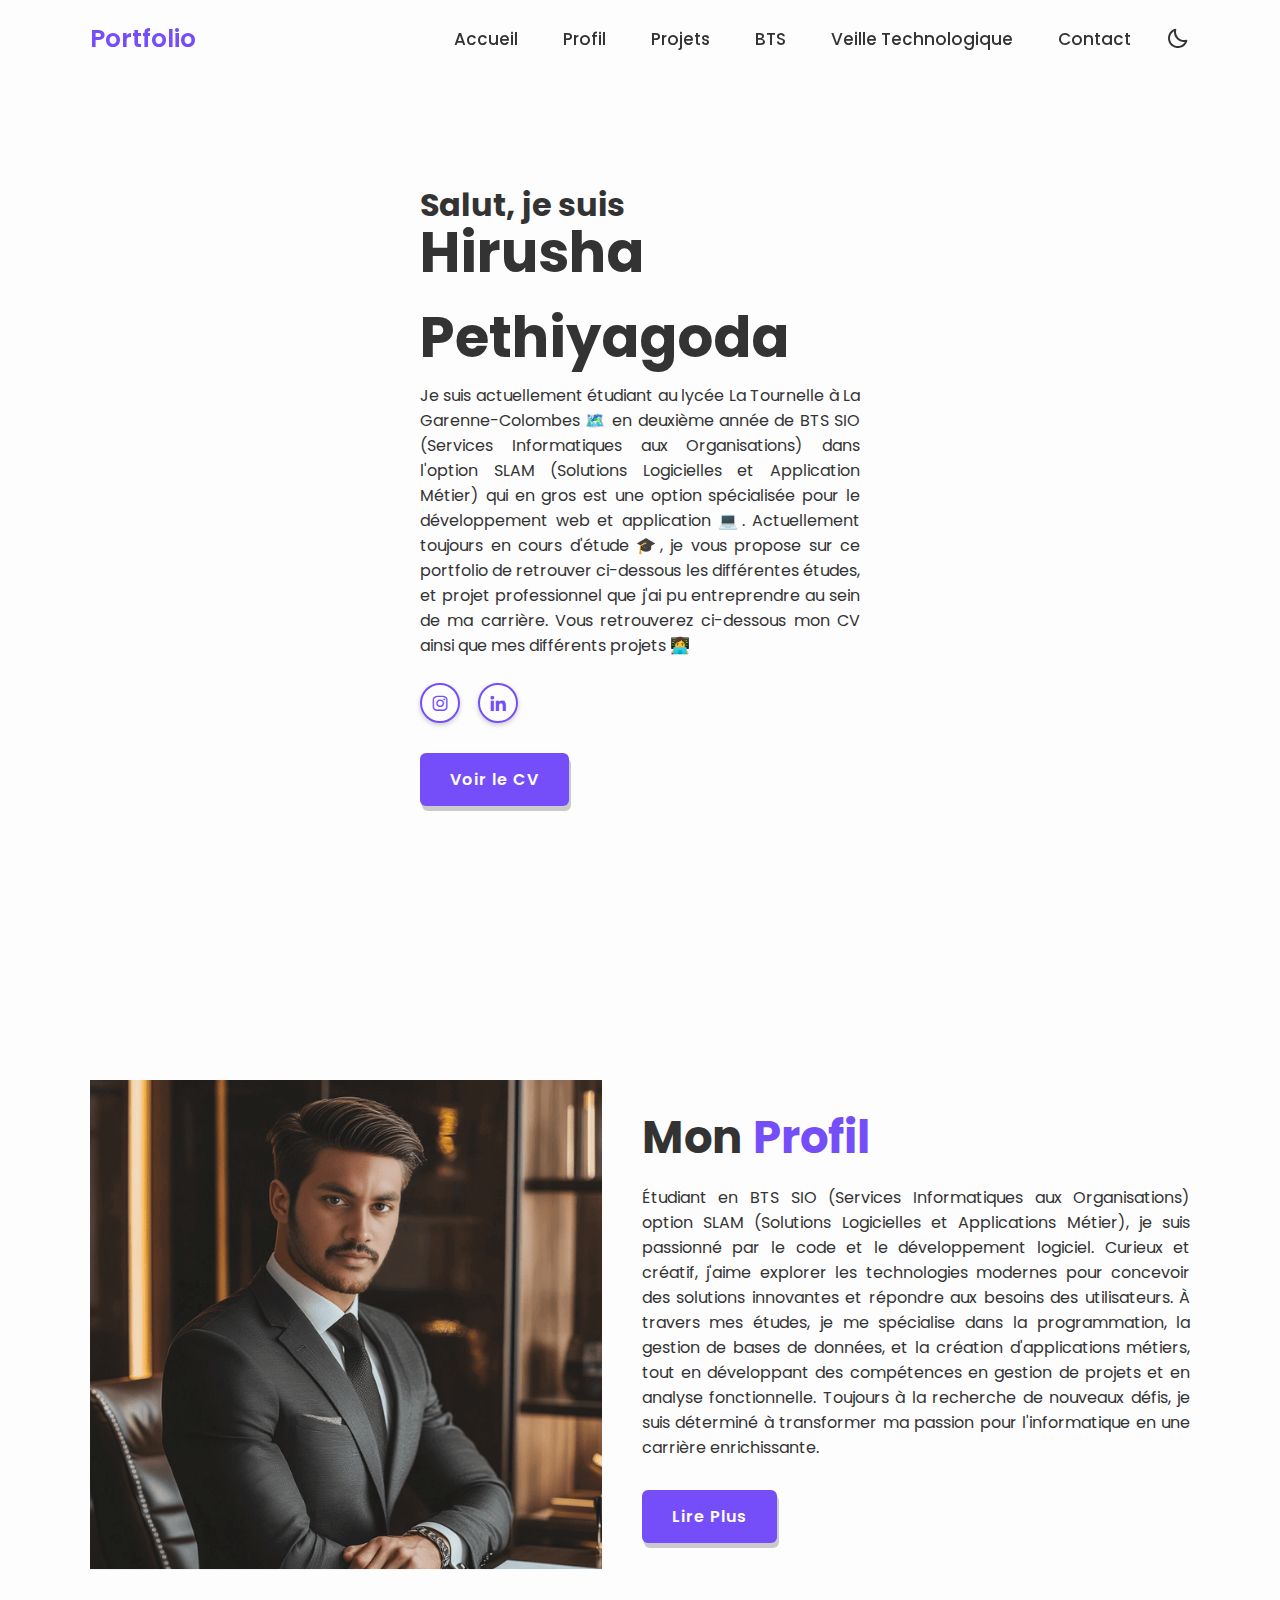
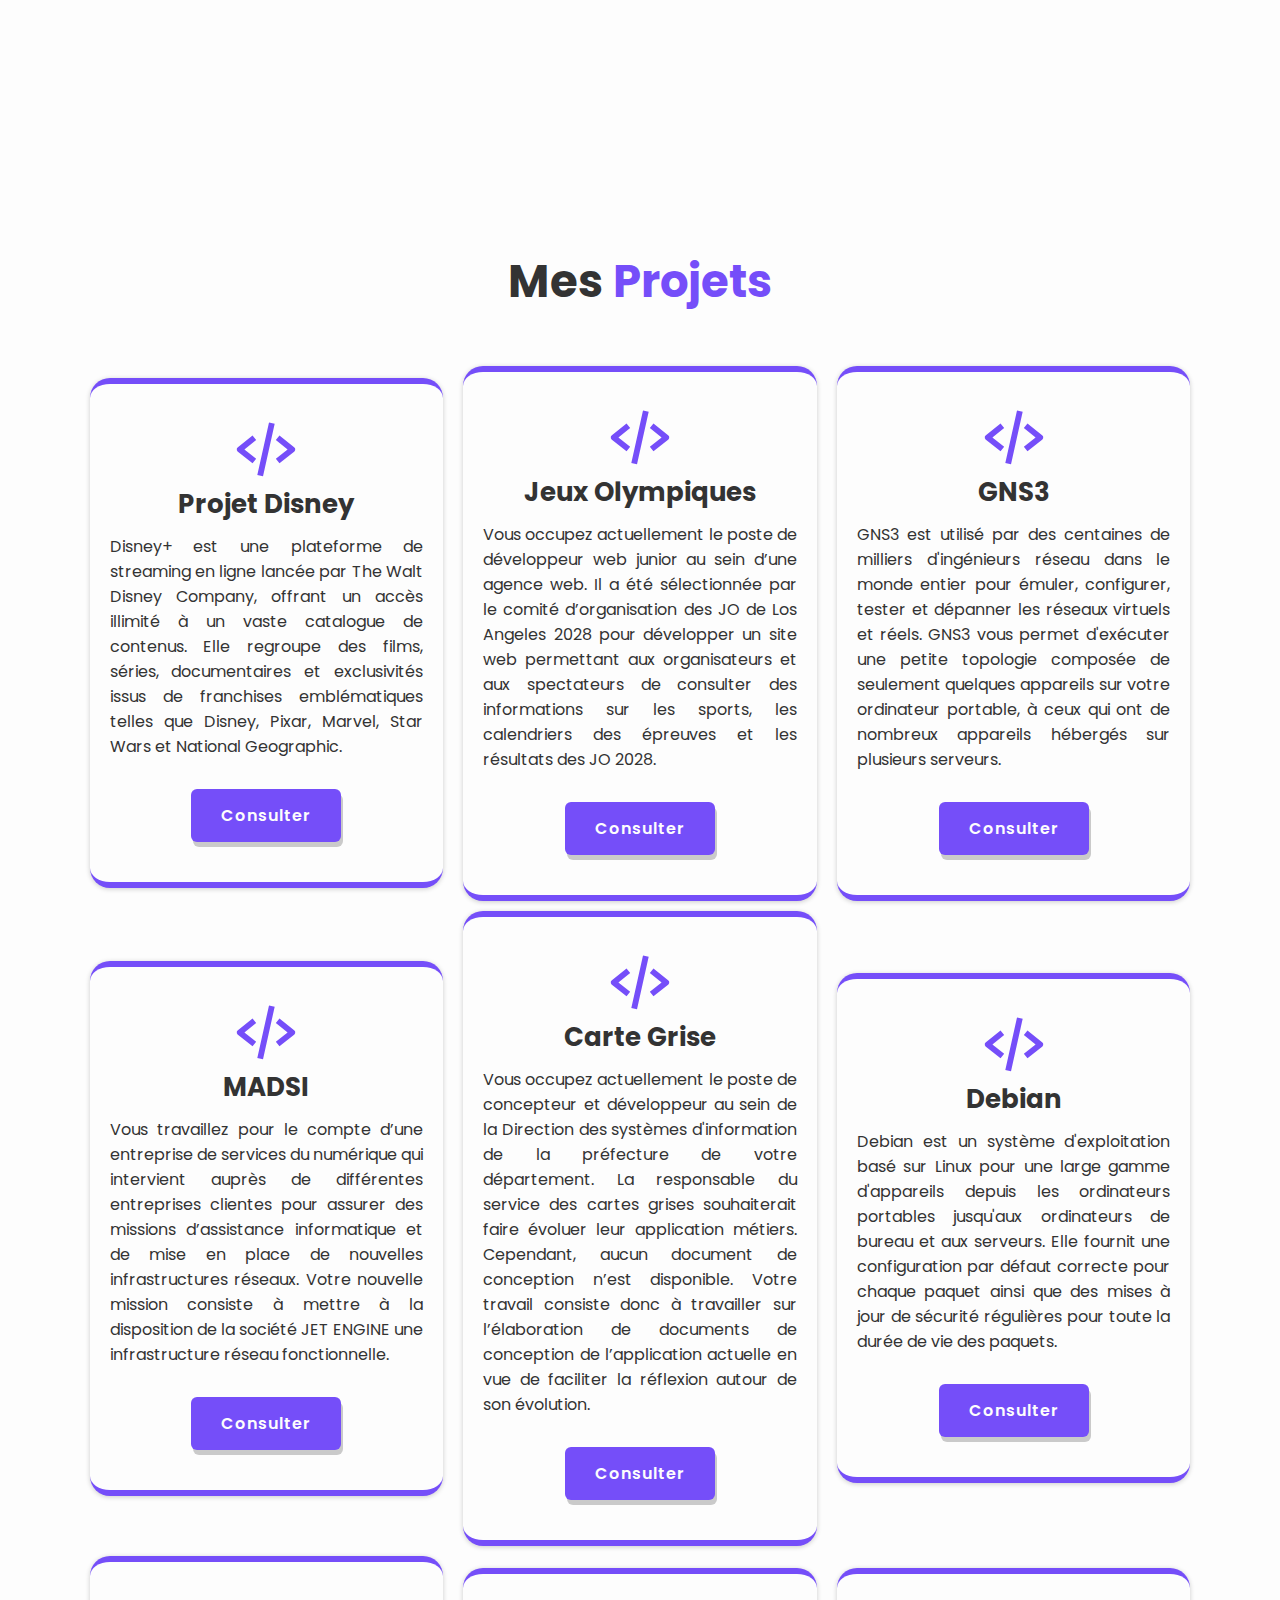
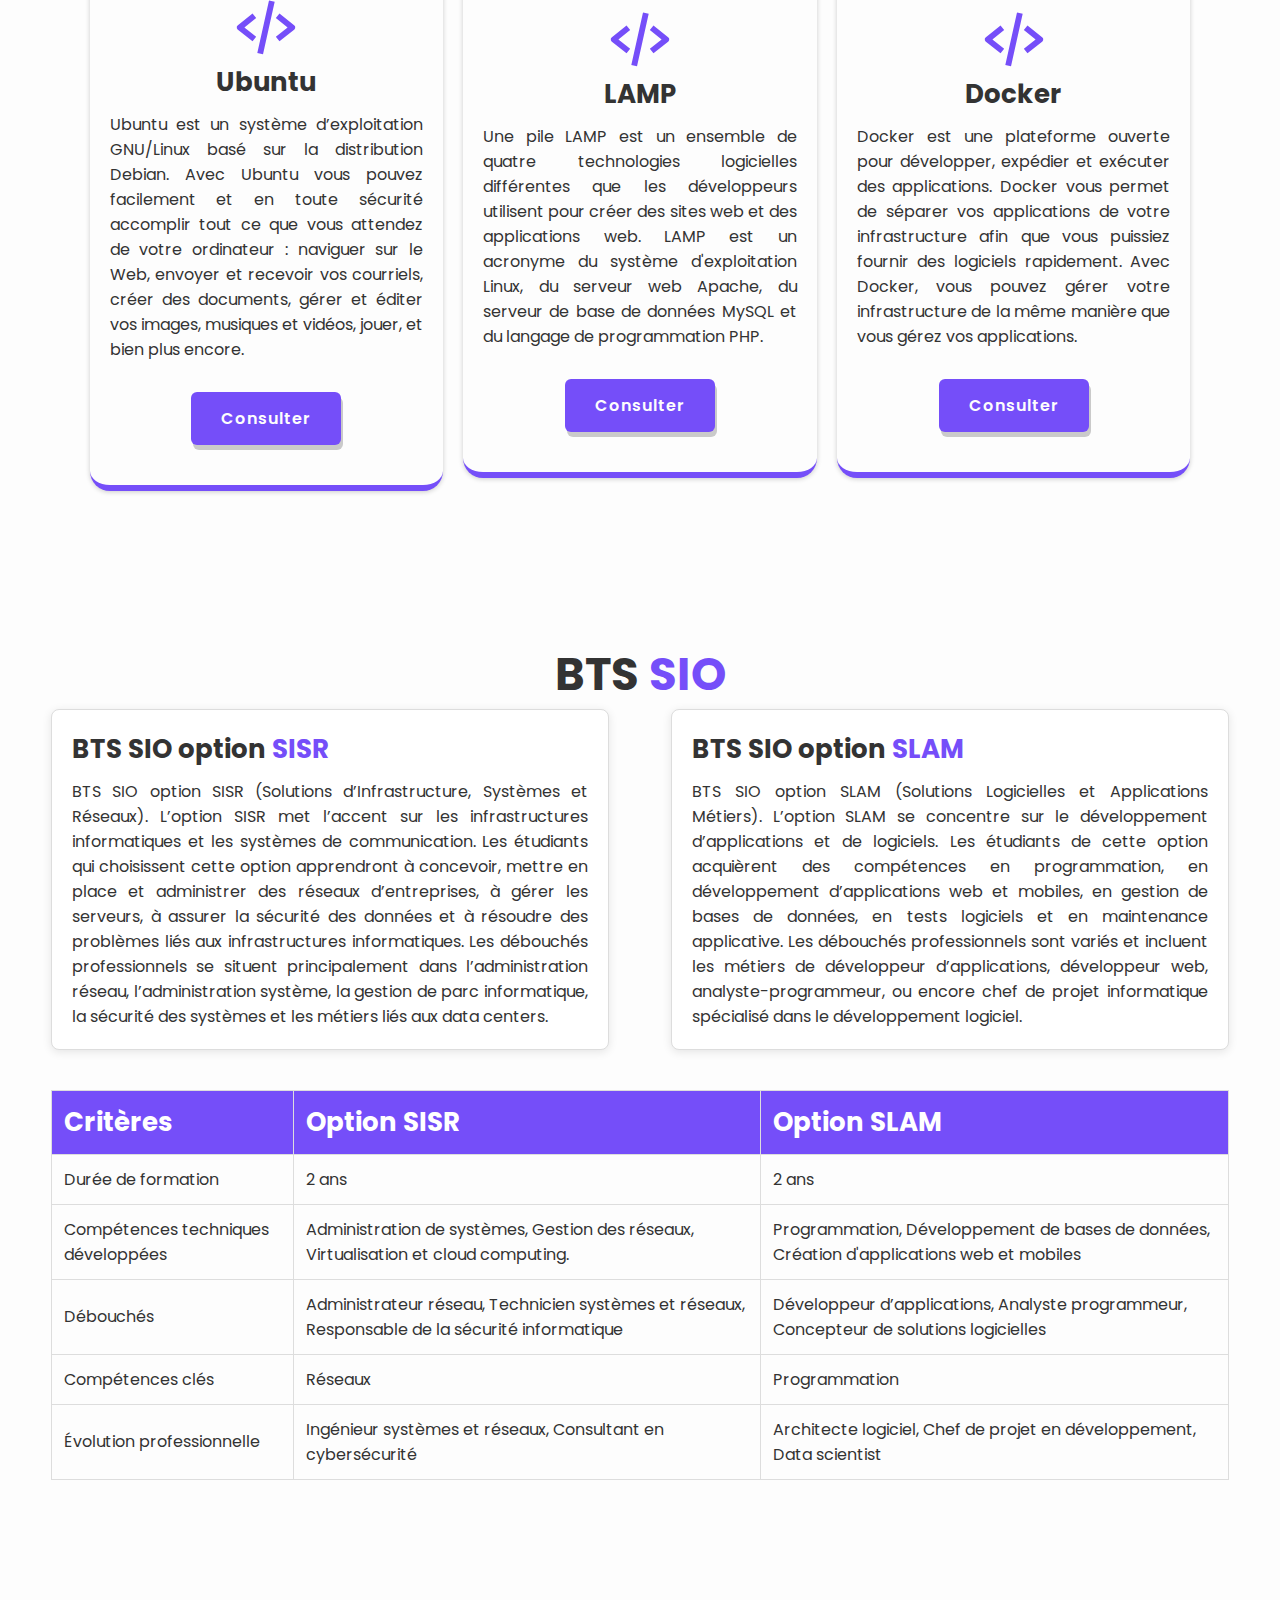
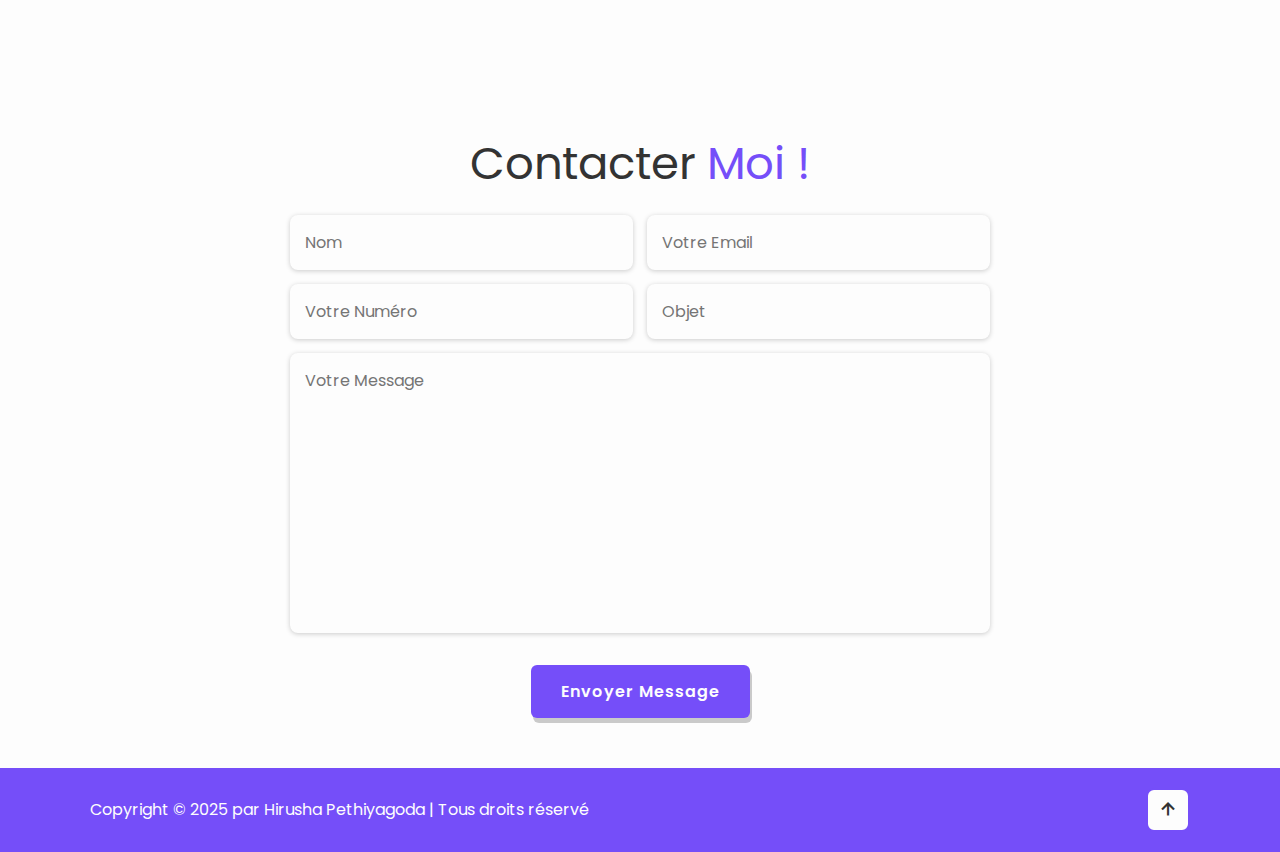
<file: index.html>
<!DOCTYPE html>
<html lang="en">
<head>
    <meta charset="UTF-8">
    <meta http-equiv="X-UA-Compatible" content="IE=edge">
    <meta name="viewport" content="width=device-width, initial-scale=1.0">
    <title>Hirusha Pethiyagoda | Portfolio BTS SIO</title>
    <link rel="icon" href="logo-image.png">

    <!---- box icons ---->
    <link href='https://unpkg.com/boxicons@2.1.4/css/boxicons.min.css' rel='stylesheet'>

    <!---- Custom CSS ---->
    <link rel="stylesheet" href="css/style.css">
</head>
<body>
    <!---- Header Section ---->
    <header class="header">
        <a href="index.html" class="logo">Portfolio</a>

        <nav class="navbar">
            <a href="#accueil" class="active">Accueil</a>
            <a href="#profil">Profil</a>  
            <a href="#projets">Projets</a>    
            <a href="#bts">BTS</a>    
            <a href="veille.html">Veille Technologique</a>    
            <a href="#contact">Contact</a>    
        </nav>

        <div class="bx bx-moon" id="darkMode-icon"></div>

        <div class="bx bx-menu" id="menu-icon"></div>
    </header>

    <!---- Home Section Design ---->
    <section class="home" id="accueil">
        <div class="home-content">
            <h3>Salut, je suis</h3>
            <h1>Hirusha Pethiyagoda</h1>
            <p>Je suis actuellement étudiant au lycée La Tournelle à La Garenne-Colombes 🗺️ en deuxième année de BTS SIO (Services Informatiques aux Organisations) dans l'option SLAM (Solutions Logicielles et Application Métier) qui en gros est une option spécialisée pour le développement web et application 💻. 
                Actuellement toujours en cours d'étude 🎓, je vous propose sur ce portfolio de retrouver ci-dessous les différentes études, et projet professionnel que j'ai pu entreprendre au sein de ma carrière. Vous retrouverez ci-dessous mon CV ainsi que mes différents projets 👩‍💻
            </p>
            
            <div class="social-media">
                <a href=""><i class='bx bxl-instagram' ></i></a>
                <a href=""><i class='bx bxl-linkedin' ></i></a>
            </div>

            <a href="CV_Hirusha_Pethiyagoda.pdf" target="_blank" class="btn">Voir le CV</a>
        </div>
        
        <div class="profession-container">
            <div class="profession-box">
                <div class="profession" style="--i:0;">
                    <i class='bx bx-code-alt'></i>
                    <h3>Développeur Web</h3>
                </div>
                <div class="profession" style="--i:1;">
                    <i class='bx bx-palette' ></i>
                    <h3>Designer Web</h3>
                </div>
                <div class="profession" style="--i:2;">
                    <i class='bx bx-camera'></i>
                    <h3>Photographeur</h3>
                </div>
                <div class="profession" style="--i:3;">
                    <i class='bx bxl-youtube' ></i>
                    <h3>YouTubeur</h3>
                </div>

                <div class="circle"></div>
            </div>

            <div class="overlay"></div>
        </div>

        <div class="home-img">
            <img src="img/profile-bg.png" alt="">
        </div>

        
    </section>
    

    <!---- profil Section Design ---->
    <section class="profil" id="profil">
        <div class="profil-img">
            <img src="img/about.png" alt="">
        </div>

        <div class="profil-content">
            <h2 class="heading">Mon <span>Profil</span></h2>
            <p>Étudiant en BTS SIO (Services Informatiques aux Organisations) option SLAM (Solutions Logicielles et Applications Métier), je suis passionné par le code et le développement logiciel. Curieux et créatif, j'aime explorer les technologies modernes pour concevoir des solutions innovantes et répondre aux besoins des utilisateurs.
                À travers mes études, je me spécialise dans la programmation, la gestion de bases de données, et la création d'applications métiers, tout en développant des compétences en gestion de projets et en analyse fonctionnelle. Toujours à la recherche de nouveaux défis, je suis déterminé à transformer ma passion pour l'informatique en une carrière enrichissante.
            </p>
            <a href="#" class="btn">Lire Plus</a>
        </div>
    </section>

    <!---- projets Section Design---->
    <section class="projets" id="projets">
        <h2 class="heading">Mes <span>Projets</span></h2>

        <div class="projets-container">
            <div class="projets-box">
                <i class='bx bx-code-alt'></i>
                <h3>Projet Disney</h3>
                <p>Disney+ est une plateforme de streaming en ligne lancée par The Walt Disney Company, offrant un accès illimité à un vaste catalogue de contenus. Elle regroupe des films, séries, documentaires et exclusivités issus de franchises emblématiques telles que Disney, Pixar, Marvel, Star Wars et National Geographic.</p>
                <a href="https://pethiyagoda-hirusha-disneyplus.netlify.app/" target="_blank" class="btn">Consulter</a>
            </div>

            <div class="projets-box">
                <i class='bx bx-code-alt'></i>
                <h3>Jeux Olympiques</h3>
                <p>Vous occupez actuellement le poste de développeur web junior au sein d’une agence web. Il a été sélectionnée par le comité d’organisation des JO de Los Angeles 2028 pour
                    développer un site web permettant aux organisateurs et aux spectateurs de consulter des informations sur les sports, les calendriers des épreuves et les résultats des JO 2028.</p>
                <a href="https://pethiyagoda-hirusha-jo2028.freesite.online/" target="_blank" class="btn">Consulter</a>
            </div>

            <div class="projets-box">
                <i class='bx bx-code-alt'></i>
                <h3>GNS3</h3>
                <p>GNS3 est utilisé par des centaines de milliers d'ingénieurs réseau dans le monde entier pour émuler, configurer, tester et dépanner les réseaux virtuels et réels. GNS3 vous permet d'exécuter une petite topologie composée de seulement quelques appareils sur votre ordinateur portable, à ceux qui ont de nombreux appareils hébergés sur plusieurs serveurs.</p>
                <a href="#" target="_blank" class="btn">Consulter</a>
            </div>
        </div>

        <div class="projets-container-2">
            <div class="projets-box">
                <i class='bx bx-code-alt'></i>
                <h3>MADSI</h3>
                <p>Vous travaillez pour le compte d’une entreprise de services du numérique qui intervient auprès de différentes entreprises clientes pour assurer des
                    missions d’assistance informatique et de mise en place de nouvelles infrastructures
                    réseaux. Votre nouvelle mission consiste à mettre à la disposition de la société JET
                    ENGINE une infrastructure réseau fonctionnelle.</p>
                <a href="#" target="_blank" class="btn">Consulter</a>
            </div>

            <div class="projets-box">
                <i class='bx bx-code-alt'></i>
                <h3>Carte Grise</h3>
                <p>Vous occupez actuellement le poste de concepteur et développeur au sein de la Direction des systèmes d'information de la préfecture de votre département. La responsable du service des cartes grises souhaiterait faire évoluer leur application métiers.
                    Cependant, aucun document de conception n’est disponible. Votre travail consiste donc à travailler sur l’élaboration de documents de conception de l’application actuelle en vue de faciliter la réflexion autour de son évolution.
                </p>
                <a href="#" target="_blank" class="btn">Consulter</a>
            </div> 

            <div class="projets-box">
                <i class='bx bx-code-alt'></i>
                <h3>Debian</h3>
                <p>Debian est un système d'exploitation basé sur Linux pour une large gamme d'appareils depuis les ordinateurs portables jusqu'aux ordinateurs de bureau et aux 
                    serveurs. Elle fournit une configuration par défaut correcte pour chaque paquet ainsi que des mises à jour de sécurité régulières pour toute la durée de vie des paquets.
                </p>
                <a href="projets/installation_debian.pdf" target="_blank" class="btn">Consulter</a>
            </div>
        </div>

        <div class="projets-container-3">
            <div class="projets-box">
                <i class='bx bx-code-alt'></i>
                <h3>Ubuntu</h3>
                <p>Ubuntu est un système d’exploitation GNU/Linux basé sur la distribution Debian. Avec Ubuntu vous pouvez facilement et en toute sécurité accomplir tout ce que vous attendez de votre ordinateur : naviguer sur le Web, envoyer et recevoir vos courriels, créer des documents, gérer et éditer vos images, musiques et vidéos, jouer, et bien plus encore.</p>
                <a href="projets/installation_ubuntu.pdf" target="_blank" class="btn">Consulter</a>
            </div>

            <div class="projets-box">
                <i class='bx bx-code-alt'></i>
                <h3>LAMP</h3>
                <p>Une pile LAMP est un ensemble de quatre technologies logicielles différentes que les développeurs utilisent pour créer des sites web et des applications web. LAMP est un acronyme du système d'exploitation Linux, du serveur web Apache, du serveur de base de données MySQL et du langage de programmation PHP.</p>
                <a href="projets/serveur_lamp.pdf" target="_blank" class="btn">Consulter</a>
            </div>

            <div class="projets-box">
                <i class='bx bx-code-alt'></i>
                <h3>Docker</h3>
                <p>Docker est une plateforme ouverte pour développer, expédier et exécuter des applications. Docker vous permet de séparer vos applications de votre infrastructure afin que vous puissiez fournir des logiciels rapidement.
                    Avec Docker, vous pouvez gérer votre infrastructure de la même manière que vous gérez vos applications.
                </p>
                <a href="projets/docker.pdf" target="_blank" class="btn">Consulter</a>
            </div>
        </div>
    </section>

    <!---- BTS Section Design ---->
    <section class="bts" id="bts">
        <h2 class="heading">BTS <span>SIO</span></h2>
        
        <div class="bts-container">
            <div class="bts-category">
                <h3>BTS SIO option <span>SISR</span></h3>
                <p>BTS SIO option SISR (Solutions d’Infrastructure, Systèmes et Réseaux).
                    L’option SISR met l’accent sur les infrastructures informatiques et les systèmes de communication. Les étudiants qui choisissent cette option apprendront à concevoir, mettre en place et administrer des réseaux d’entreprises, à gérer les serveurs, à assurer la sécurité des données et à résoudre des problèmes liés aux infrastructures informatiques. Les débouchés professionnels se situent principalement dans l’administration réseau, l’administration système, la gestion de parc informatique, la sécurité des systèmes et les métiers liés aux data centers.
                </p>
            </div>
            
            <div class="bts-category">
                <h3>BTS SIO option <span>SLAM</span></h3>
                <p>BTS SIO option SLAM (Solutions Logicielles et Applications Métiers).
                    L’option SLAM se concentre sur le développement d’applications et de logiciels. Les étudiants de cette option acquièrent des compétences en programmation, en développement d’applications web et mobiles, en gestion de bases de données, en tests logiciels et en maintenance applicative.
                    Les débouchés professionnels sont variés et incluent les métiers de développeur d’applications, développeur web, analyste-programmeur, ou encore chef de projet informatique spécialisé dans le développement logiciel.
                </p>
            </div>
        </div>

        <table class="comparison-table">
            <thead>
                <tr>
                    <th>Critères</th>
                    <th>Option SISR</th>
                    <th>Option SLAM</th>
                </tr>
            </thead>
            <tbody>
                <tr>
                    <td>Durée de formation</td>
                    <td>2 ans</td>
                    <td>2 ans</td>
                </tr>
                <tr>
                    <td>Compétences techniques développées</td>
                    <td>Administration de systèmes, Gestion des réseaux, Virtualisation et cloud computing.</td>
                    <td>Programmation, Développement de bases de données, Création d'applications web et mobiles</td>
                </tr>

                <tr>
                    <td>Débouchés</td>
                    <td>Administrateur réseau, Technicien systèmes et réseaux, Responsable de la sécurité informatique</td>
                    <td>Développeur d’applications, Analyste programmeur, Concepteur de solutions logicielles</td>
                </tr>

                <tr>
                    <td>Compétences clés</td>
                    <td>Réseaux</td>
                    <td>Programmation</td>
                </tr>

                <tr>
                    <td>Évolution professionnelle</td>
                    <td>Ingénieur systèmes et réseaux, Consultant en cybersécurité</td>
                    <td>Architecte logiciel, Chef de projet en développement, Data scientist</td>
                </tr>
            </tbody>
        </table>
    </section>

    <!---- Contact Section Design ---->
    <section class="contact" id="contact">
        <div class="heading">Contacter <span>Moi !</span></div>

        <form action="#">
            <div class="input-box">
                <input type="text" placeholder="Nom">
                <input type="email" placeholder="Votre Email">
            </div>

            <div class="input-box">
                <input type="number" placeholder="Votre Numéro">
                <input type="text" placeholder="Objet">
            </div>
            <textarea name="" id="" cols="30" rows="10" placeholder="Votre Message"></textarea>
            <input type="submit" value="Envoyer Message" class="btn">
        </form>
    </section>
    <!---- Footer Section Design ---->
    <footer class="footer">
        <div class="footer-text">
            <p>Copyright &copy; 2025 par Hirusha Pethiyagoda | Tous droits réservé</p>
        </div>

        <div class="footer-iconTop">
            <a href="#accueil"><i class='bx bx-up-arrow-alt'></i></a>
        </div>
    </footer>

    <!---- Custom JS ---->
    <script src="js/script.js"></script>

</body>
</html>
</file>
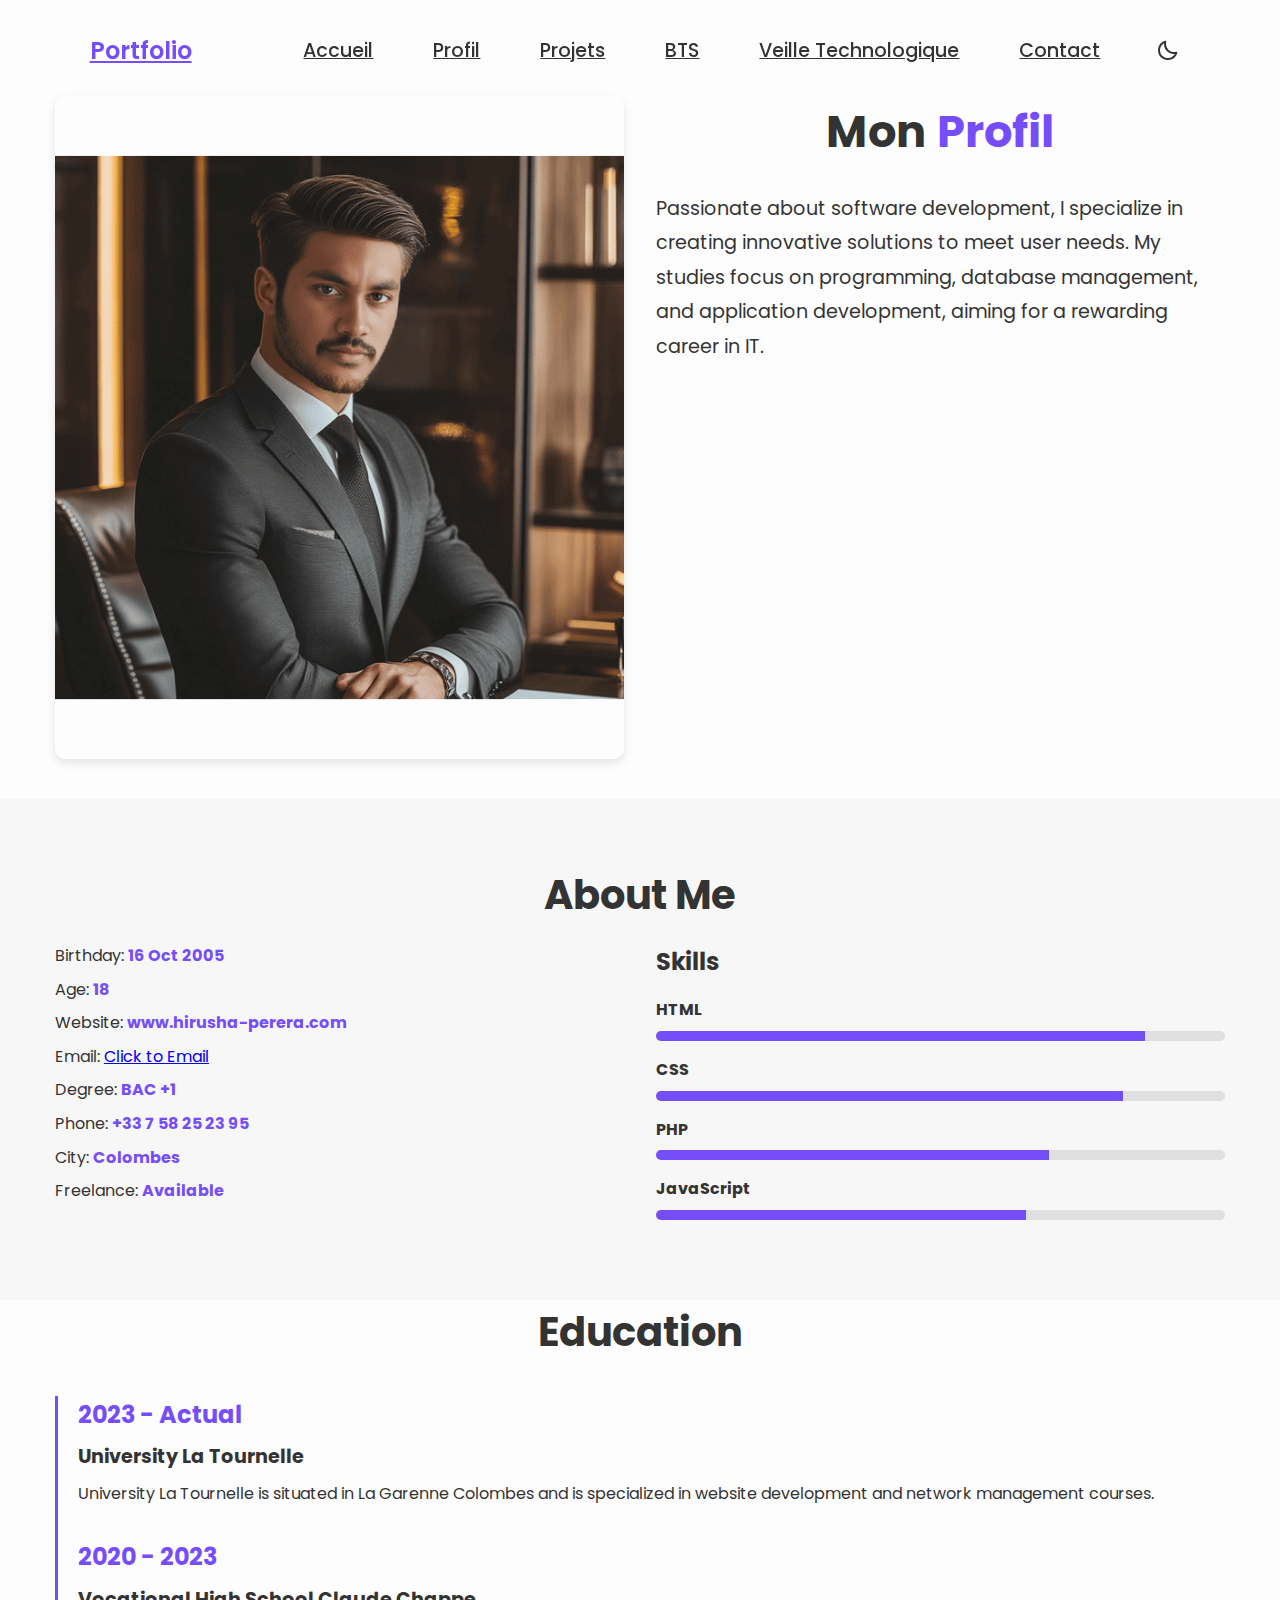
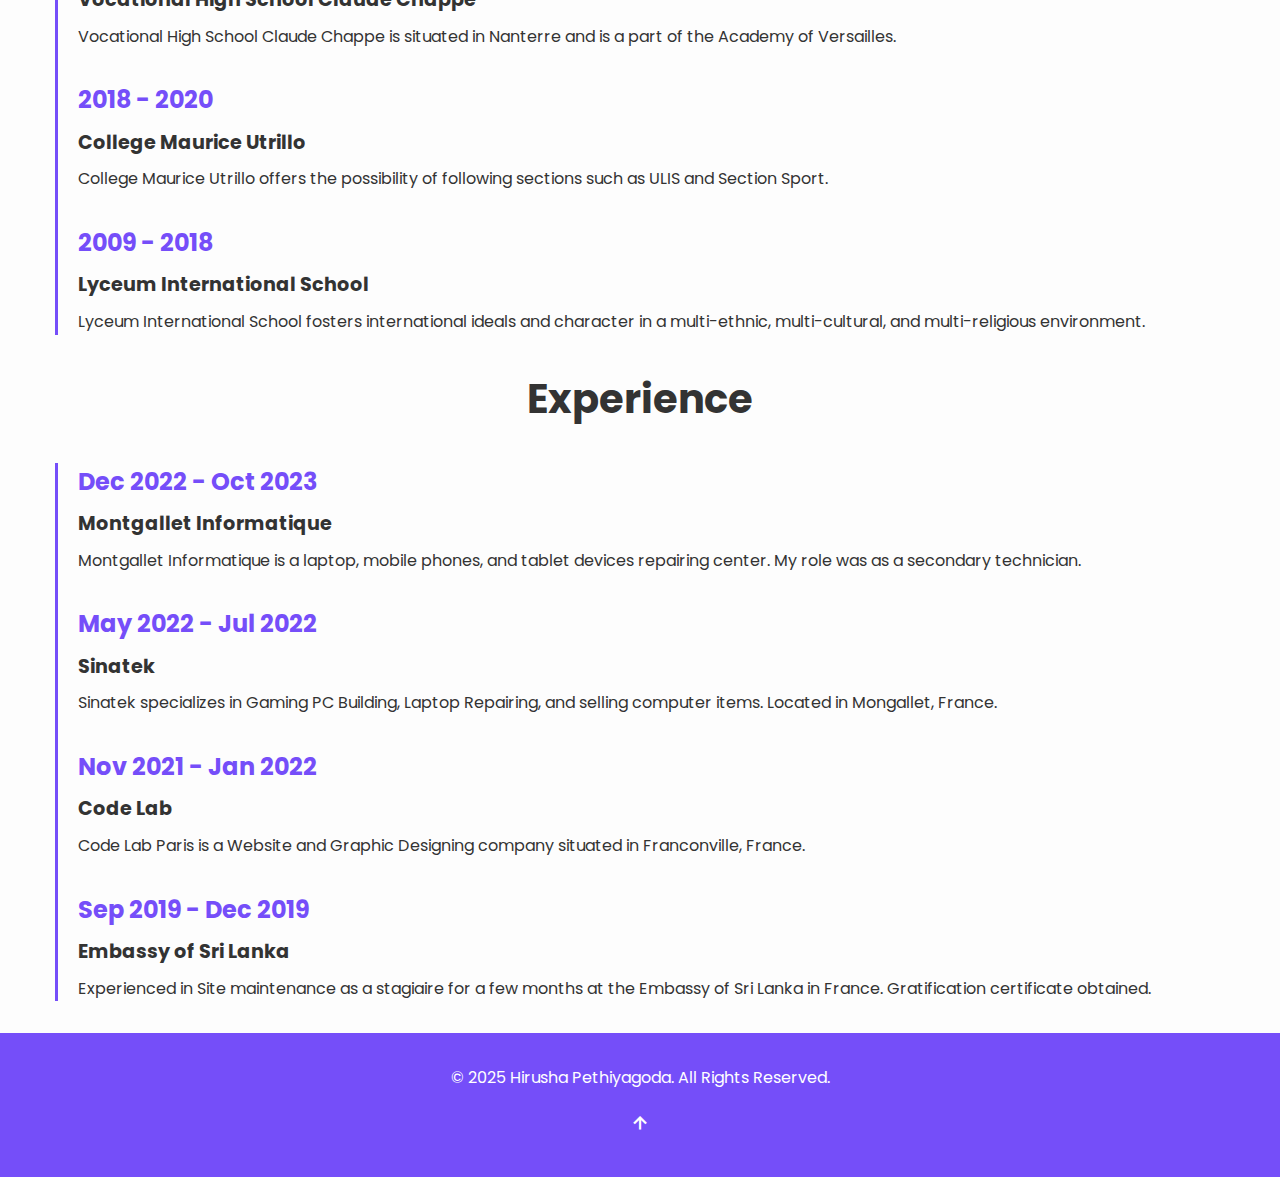
<file: profil.html>
<!DOCTYPE html>
<html lang="en">
<head>
    <meta charset="UTF-8">
    <meta name="viewport" content="width=device-width, initial-scale=1.0">
    <title>Responsive Portfolio</title>
    <link rel="icon" href="logo-image.png">

    <!-- Box Icons -->
    <link href='https://unpkg.com/boxicons@2.1.4/css/boxicons.min.css' rel='stylesheet'>

    <!-- Google Fonts -->
    <link href="https://fonts.googleapis.com/css2?family=Poppins:wght@300;400;600;700&display=swap" rel="stylesheet">

    <!-- Custom CSS -->
    <link rel="stylesheet" href="css/profil.css ">
</head>
<body>
    <!---- Header Section ---->
    <header class="header">
        <a href="index.html" class="logo">Portfolio</a>

        <nav class="navbar">
            <a href="#accueil">Accueil</a>
            <a href="#profil" class="active">Profil</a>  
            <a href="#projets">Projets</a>    
            <a href="#bts">BTS</a>    
            <a href="veille.html">Veille Technologique</a>    
            <a href="#contact">Contact</a>    
        </nav>

        <div class="bx bx-moon" id="darkMode-icon"></div>

        <div class="bx bx-menu" id="menu-icon"></div>
    </header>

    <!-- Profile Section -->
    <section class="profil" id="profil">
        <div class="container">
            <div class="profil-grid">
                <div class="profil-img">
                    <img src="img/about.png" alt="Profile Picture">
                </div>

                <div class="profil-content">
                    <h2>Mon <span>Profil</span></h2>
                    <p>Passionate about software development, I specialize in creating innovative solutions to meet user needs. My studies focus on programming, database management, and application development, aiming for a rewarding career in IT.</p>
                </div>
            </div>
        </div>
    </section>

    <!-- About Section -->
    <section class="about" id="about">
        <div class="container">
            <h2 class="section-title">About Me</h2>
            <div class="about-grid">
                <div class="personal-info">
                    <p>Birthday: <span>16 Oct 2005</span></p>
                    <p>Age: <span>18</span></p>
                    <p>Website: <span>www.hirusha-perera.com</span></p>
                    <p>Email: <a href="mailto:hirushaperera16102005@gmail.com">Click to Email</a></p>
                    <p>Degree: <span>BAC +1</span></p>
                    <p>Phone: <span>+33 7 58 25 23 95</span></p>
                    <p>City: <span>Colombes</span></p>
                    <p>Freelance: <span>Available</span></p>
                </div>
                <div class="skills">
                    <h3>Skills</h3>
                    <div class="skill-item">
                        <span>HTML</span>
                        <div class="progress"><div class="progress-bar" style="width: 86%;"></div></div>
                    </div>
                    <div class="skill-item">
                        <span>CSS</span>
                        <div class="progress"><div class="progress-bar" style="width: 82%;"></div></div>
                    </div>
                    <div class="skill-item">
                        <span>PHP</span>
                        <div class="progress"><div class="progress-bar" style="width: 69%;"></div></div>
                    </div>
                    <div class="skill-item">
                        <span>JavaScript</span>
                        <div class="progress"><div class="progress-bar" style="width: 65%;"></div></div>
                    </div>
                </div>
            </div>
        </div>
    </section>

    <!-- Education Section -->
    <section class="education" id="education">
        <div class="container">
            <h2 class="section-title">Education</h2>
            <div class="timeline">
                <div class="timeline-item">
                    <h3>2023 - Actual</h3>
                    <h4>University La Tournelle</h4>
                    <p>University La Tournelle is situated in La Garenne Colombes and is specialized in website development and network management courses.</p>
                </div>
                <div class="timeline-item">
                    <h3>2020 - 2023</h3>
                    <h4>Vocational High School Claude Chappe</h4>
                    <p>Vocational High School Claude Chappe is situated in Nanterre and is a part of the Academy of Versailles.</p>
                </div>
                <div class="timeline-item">
                    <h3>2018 - 2020</h3>
                    <h4>College Maurice Utrillo</h4>
                    <p>College Maurice Utrillo offers the possibility of following sections such as ULIS and Section Sport.</p>
                </div>
                <div class="timeline-item">
                    <h3>2009 - 2018</h3>
                    <h4>Lyceum International School</h4>
                    <p>Lyceum International School fosters international ideals and character in a multi-ethnic, multi-cultural, and multi-religious environment.</p>
                </div>
            </div>
        </div>
    </section>

    <!-- Experience Section -->
    <section class="experience" id="experience">
        <div class="container">
            <h2 class="section-title">Experience</h2>
            <div class="timeline">
                <div class="timeline-item">
                    <h3>Dec 2022 - Oct 2023</h3>
                    <h4>Montgallet Informatique</h4>
                    <p>Montgallet Informatique is a laptop, mobile phones, and tablet devices repairing center. My role was as a secondary technician.</p>
                </div>
                <div class="timeline-item">
                    <h3>May 2022 - Jul 2022</h3>
                    <h4>Sinatek</h4>
                    <p>Sinatek specializes in Gaming PC Building, Laptop Repairing, and selling computer items. Located in Mongallet, France.</p>
                </div>
                <div class="timeline-item">
                    <h3>Nov 2021 - Jan 2022</h3>
                    <h4>Code Lab</h4>
                    <p>Code Lab Paris is a Website and Graphic Designing company situated in Franconville, France.</p>
                </div>
                <div class="timeline-item">
                    <h3>Sep 2019 - Dec 2019</h3>
                    <h4>Embassy of Sri Lanka</h4>
                    <p>Experienced in Site maintenance as a stagiaire for a few months at the Embassy of Sri Lanka in France. Gratification certificate obtained.</p>
                </div>
            </div>
        </div>
    </section>

    <!-- Footer Section -->
    <footer class="footer">
        <div class="container">
            <p>&copy; 2025 Hirusha Pethiyagoda. All Rights Reserved.</p>
            <a href="#profil" class="back-to-top"><i class='bx bx-up-arrow-alt'></i></a>
        </div>
    </footer>

    <!-- JavaScript -->
    <script src="js/script.js"></script>
</body>
</html>
</file>
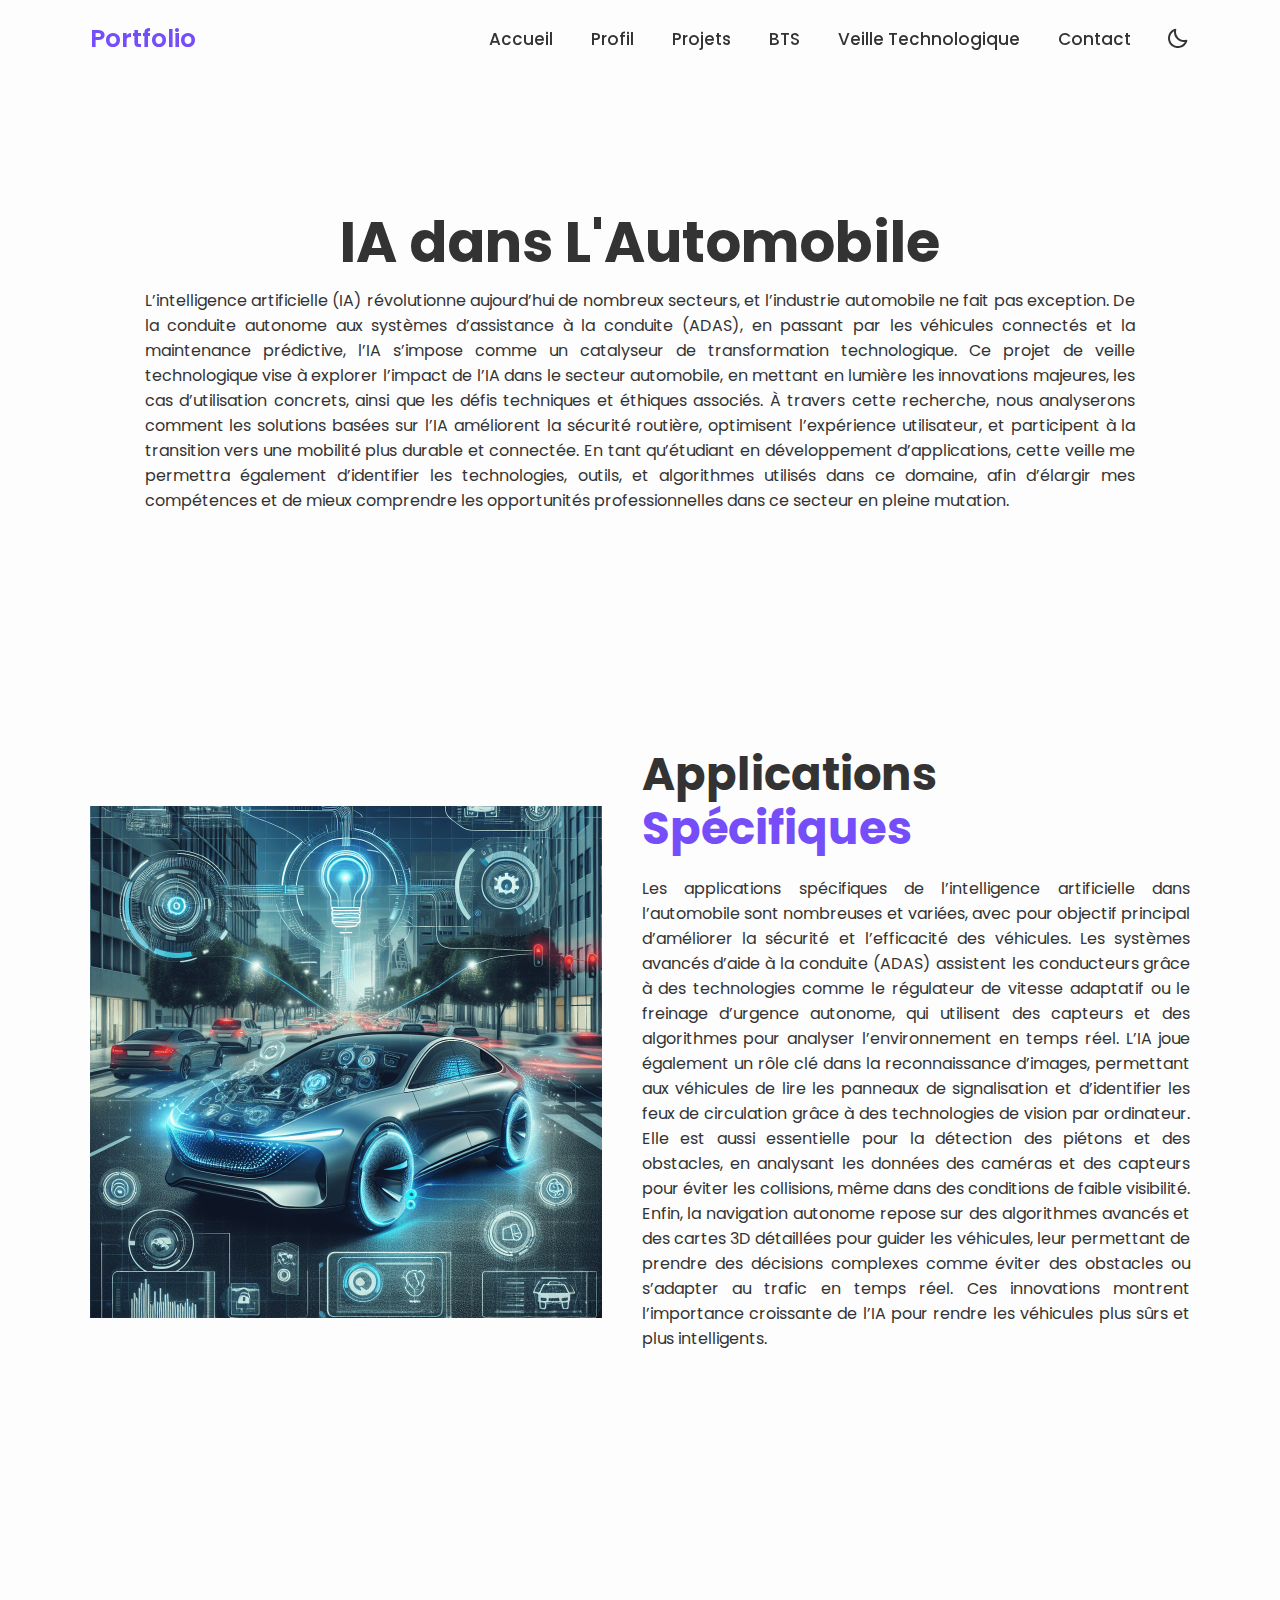
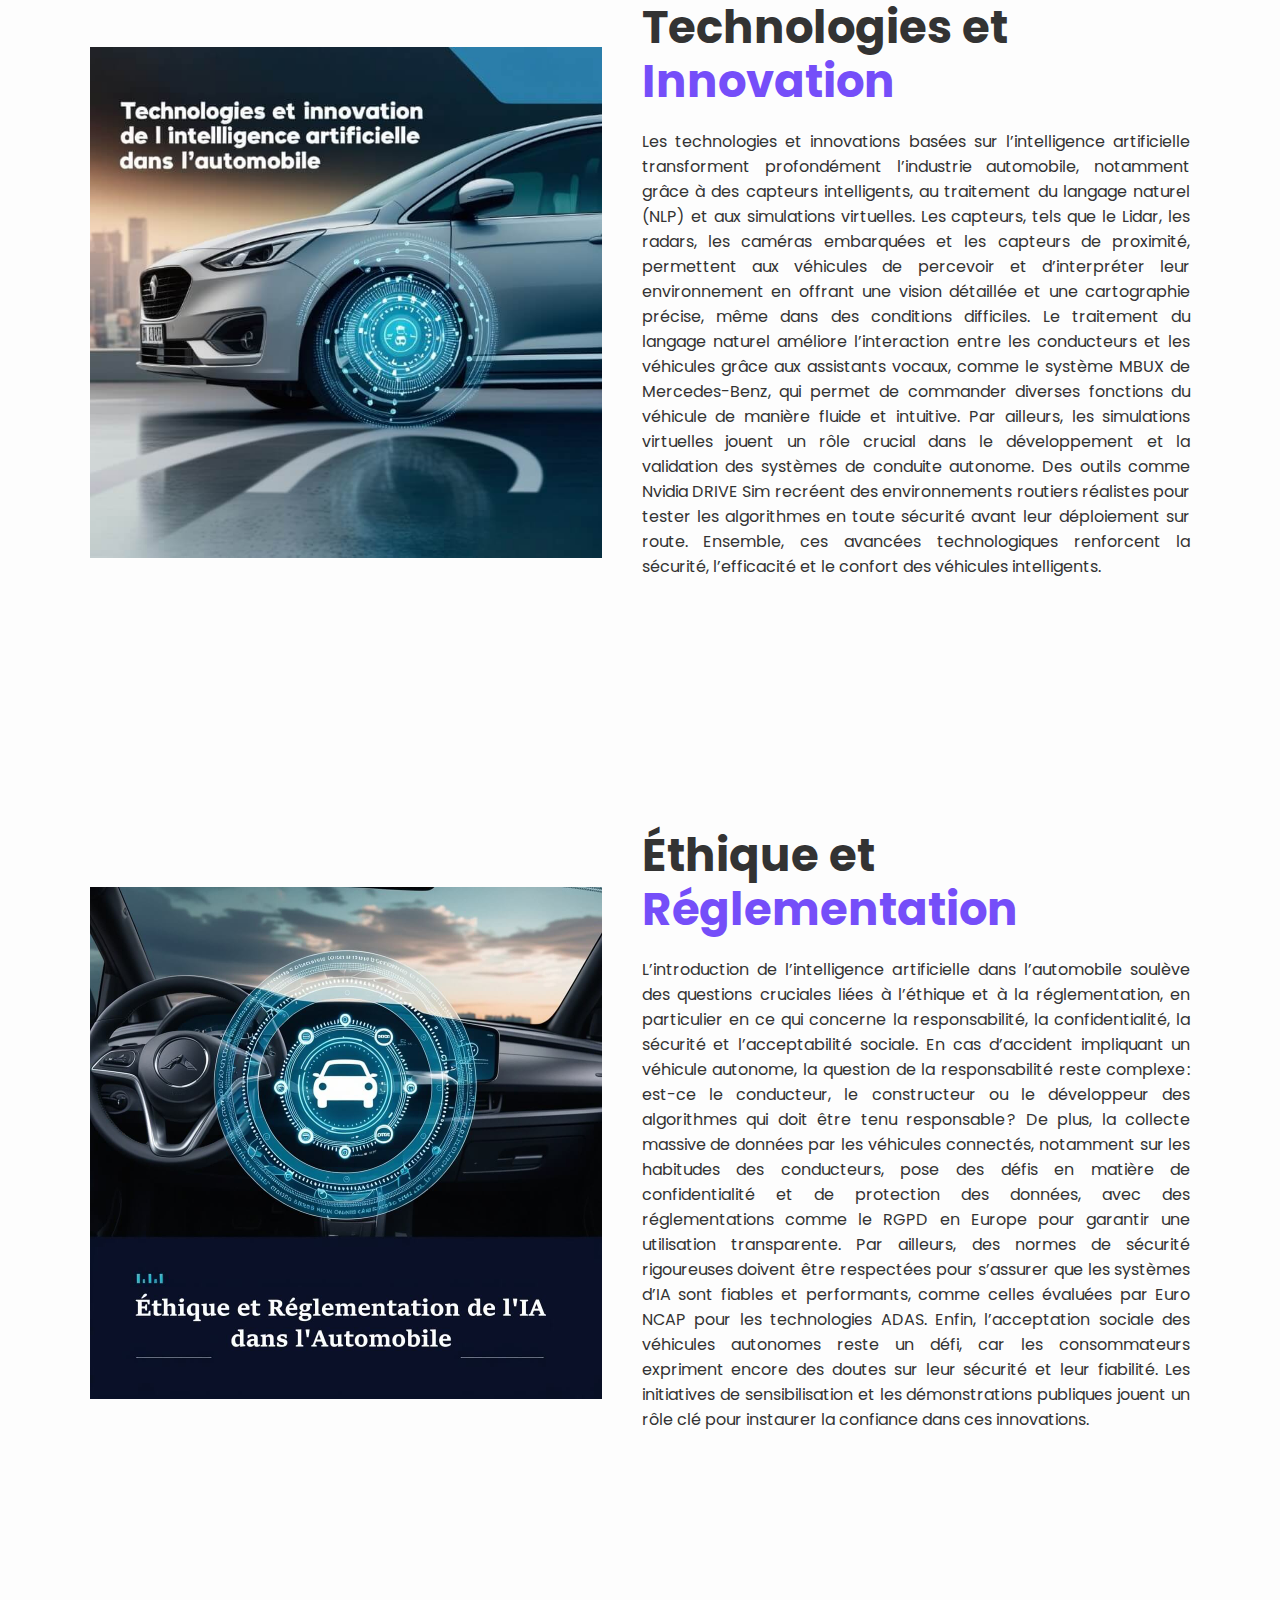
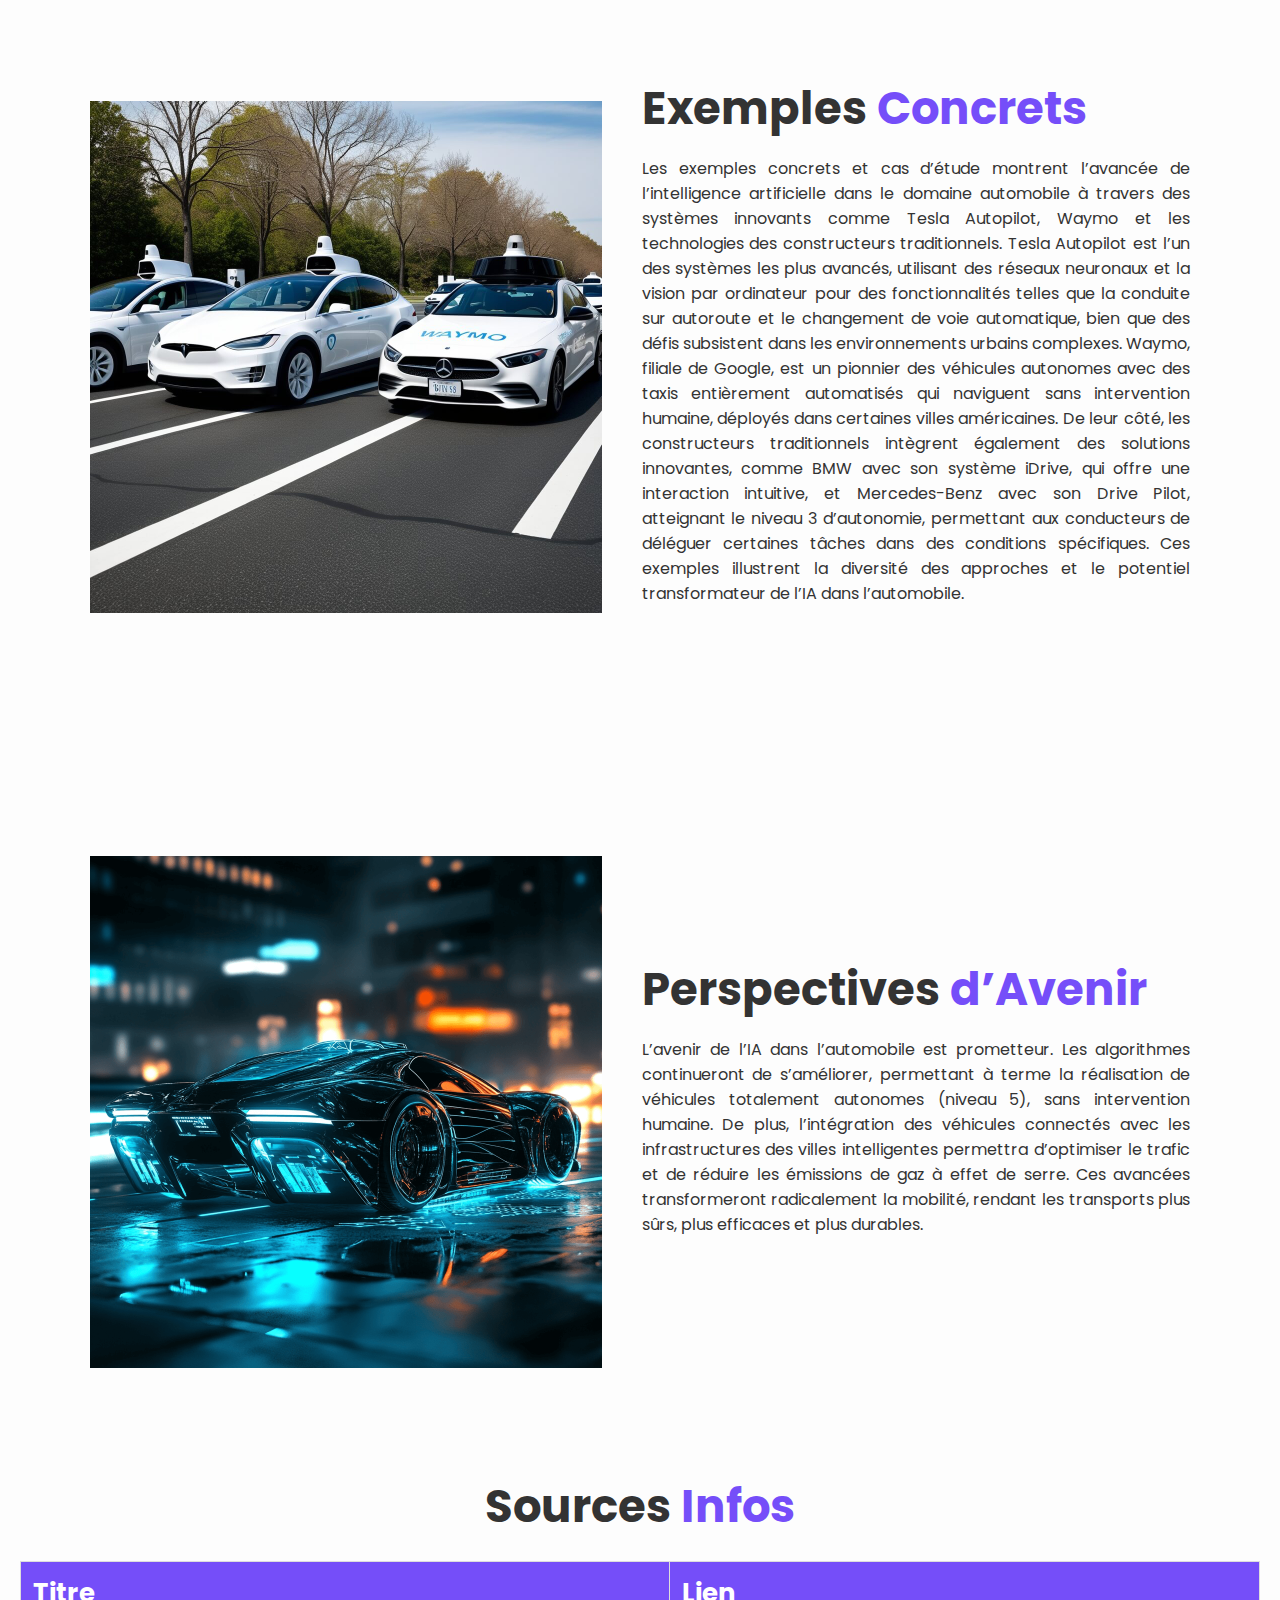
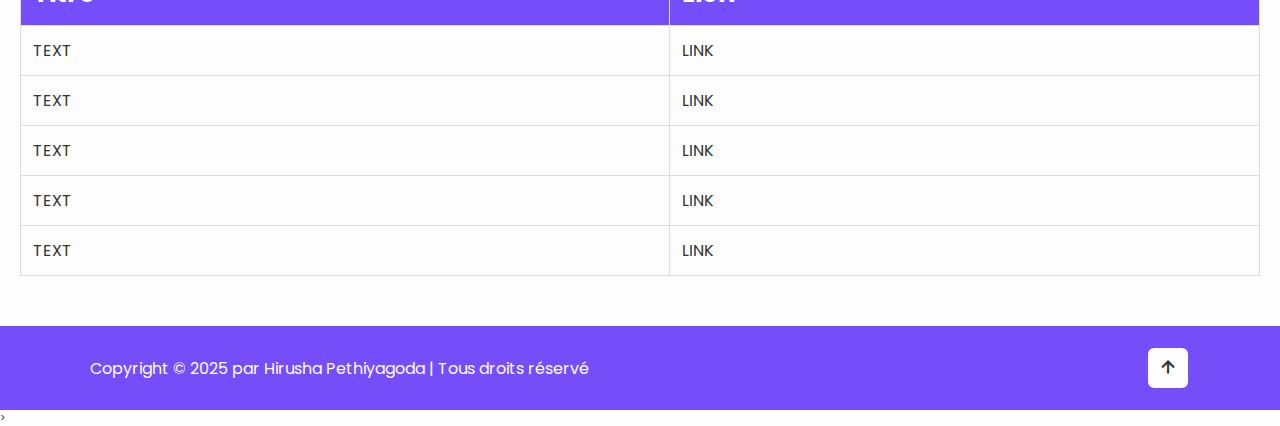
<file: veille.html>
<!DOCTYPE html>
<html lang="en">
<head>
    <meta charset="UTF-8">
    <meta http-equiv="X-UA-Compatible" content="IE=edge">
    <meta name="viewport" content="width=device-width, initial-scale=1.0">
    <title>Hirusha Pethiyagoda | Portfolio BTS SIO</title>
    <link rel="icon" href="logo-image.png">

    <!---- box icons ---->
    <link href='https://unpkg.com/boxicons@2.1.4/css/boxicons.min.css' rel='stylesheet'>

    <!---- Custom CSS ---->
    <link rel="stylesheet" href="css/veille.css">
</head>
<body>
    <!---- Header Section ---->
    <header class="header">
        <a href="index.html" class="logo">Portfolio</a>

        <nav class="navbar">
            <a href="#accueil" >Accueil</a>
            <a href="#profil">Profil</a>  
            <a href="#projets">Projets</a>    
            <a href="#bts">BTS</a>    
            <a href="veille.html" class="active">Veille Technologique</a>    
            <a href="#contact">Contact</a>    
        </nav>

        <div class="bx bx-moon" id="darkMode-icon"></div>

        <div class="bx bx-menu" id="menu-icon"></div>
    </header>

    <!---- Home Section Design ---->
    <section class="home" id="accueil">
        <div class="home-content">
            <h3></h3>
            <h1>IA dans L'Automobile</h1>
            <p>L’intelligence artificielle (IA) révolutionne aujourd’hui de nombreux secteurs, et l’industrie automobile ne fait pas exception. De la conduite autonome aux systèmes d’assistance à la conduite (ADAS), en passant par les véhicules connectés et la maintenance prédictive, l’IA s’impose comme un catalyseur de transformation technologique.
                Ce projet de veille technologique vise à explorer l’impact de l’IA dans le secteur automobile, en mettant en lumière les innovations majeures, les cas d’utilisation concrets, ainsi que les défis techniques et éthiques associés. À travers cette recherche, nous analyserons comment les solutions basées sur l’IA améliorent la sécurité routière, optimisent l’expérience utilisateur, et participent à la transition vers une mobilité plus durable et connectée.
                En tant qu’étudiant en développement d’applications, cette veille me permettra également d’identifier les technologies, outils, et algorithmes utilisés dans ce domaine, afin d’élargir mes compétences et de mieux comprendre les opportunités professionnelles dans ce secteur en pleine mutation.
            </p>
            
            <div class="social-media">
            </div>
        </div>
        
        <div class="profession-container">
            <div class="profession-box">
                <div class="profession" style="--i:0;">
                    <h3>Intelligence <br>Artificielle</h3>
                </div>
                <div class="profession" style="--i:1;">
                    <h3>Automobile</h3>
                </div>
                <div class="profession" style="--i:2;">
                    <h3>Capteurs</h3>
                </div>
                <div class="profession" style="--i:3;">
                    <h3>Algorithmes</h3>
                </div>

                <div class="circle"></div>
            </div>

            <div class="overlay"></div>
        </div>

        <div class="home-img">
            <img src="img/aicarsbgmain.png" alt="">
        </div>
    </section>

    <!---- application-specifique Section Design ---->
    <section class="application-specifique" id="application-specifique">
        <div class="application-specifique-img">
            <img src="img/aicars.png" alt="">
        </div>

        <div class="application-specifique-content">
            <h2 class="heading">Applications <span>Spécifiques</span></h2>
            <p>Les applications spécifiques de l’intelligence artificielle dans l’automobile sont nombreuses et variées, avec pour objectif principal d’améliorer la sécurité et l’efficacité des véhicules. Les systèmes avancés d’aide à la conduite (ADAS) assistent les conducteurs grâce à des technologies comme le régulateur de vitesse adaptatif ou le freinage d’urgence autonome, qui utilisent des capteurs et des algorithmes pour analyser l’environnement en temps réel. L’IA joue également un rôle clé dans la reconnaissance d’images, permettant aux véhicules de lire les panneaux de signalisation et d’identifier les feux de circulation grâce à des technologies de vision par ordinateur.
               Elle est aussi essentielle pour la détection des piétons et des obstacles, en analysant les données des caméras et des capteurs pour éviter les collisions, même dans des conditions de faible visibilité. Enfin, la navigation autonome repose sur des algorithmes avancés et des cartes 3D détaillées pour guider les véhicules, leur permettant de prendre des décisions complexes comme éviter des obstacles ou s’adapter au trafic en temps réel. Ces innovations montrent l’importance croissante de l’IA pour rendre les véhicules plus sûrs et plus intelligents.
            </p>
        </div>
    </section>

    <!---- technologie-innovation Section Design ---->
    <section class="technologie-innovation" id="technologie-innovation">
        <div class="technologie-innovation-img">
            <img src="img/technologie.jpg" alt="">
        </div>

        <div class="technologie-innovation-content">
            <h2 class="heading">Technologies et <span>Innovation</span></h2>
            <p>Les technologies et innovations basées sur l’intelligence artificielle transforment profondément l’industrie automobile, notamment grâce à des capteurs intelligents, au traitement du langage naturel (NLP) et aux simulations virtuelles. Les capteurs, tels que le Lidar, les radars, les caméras embarquées et les capteurs de proximité, permettent aux véhicules de percevoir et d’interpréter leur environnement en offrant une vision détaillée et une cartographie précise, même dans des conditions difficiles. Le traitement du langage naturel améliore l’interaction entre les conducteurs et les véhicules grâce aux assistants vocaux, comme le système MBUX de Mercedes-Benz, qui permet de commander diverses fonctions du véhicule de manière fluide et intuitive.
               Par ailleurs, les simulations virtuelles jouent un rôle crucial dans le développement et la validation des systèmes de conduite autonome. Des outils comme Nvidia DRIVE Sim recréent des environnements routiers réalistes pour tester les algorithmes en toute sécurité avant leur déploiement sur route. Ensemble, ces avancées technologiques renforcent la sécurité, l’efficacité et le confort des véhicules intelligents.
            </p>
        </div>
    </section>

    <!---- ethique-reglementation Section Design ---->
    <section class="ethique-reglementation" id="ethique-reglementation">
        <div class="ethique-reglementation-img">
            <img src="img/ethique.jpg" alt="">
        </div>

        <div class="ethique-reglementation-content">
            <h2 class="heading">Éthique et <span>Réglementation</span></h2>
            <p>L’introduction de l’intelligence artificielle dans l’automobile soulève des questions cruciales liées à l’éthique et à la réglementation, en particulier en ce qui concerne la responsabilité, la confidentialité, la sécurité et l’acceptabilité sociale. En cas d’accident impliquant un véhicule autonome, la question de la responsabilité reste complexe : est-ce le conducteur, le constructeur ou le développeur des algorithmes qui doit être tenu responsable ? De plus, la collecte massive de données par les véhicules connectés, notamment sur les habitudes des conducteurs, pose des défis en matière de confidentialité et de protection des données, avec des réglementations comme le RGPD en Europe pour garantir une utilisation transparente.
               Par ailleurs, des normes de sécurité rigoureuses doivent être respectées pour s’assurer que les systèmes d’IA sont fiables et performants, comme celles évaluées par Euro NCAP pour les technologies ADAS. Enfin, l’acceptation sociale des véhicules autonomes reste un défi, car les consommateurs expriment encore des doutes sur leur sécurité et leur fiabilité. Les initiatives de sensibilisation et les démonstrations publiques jouent un rôle clé pour instaurer la confiance dans ces innovations.
            </p>
        </div>
    </section>

    <!---- exemple-concret Section Design ---->
    <section class="exemple-concret" id="exemple-concret">
        <div class="exemple-concret-img">
            <img src="img/exemple.jpg" alt="">
        </div>

        <div class="exemple-concret-content">
            <h2 class="heading">Exemples <span>Concrets</span></h2>
            <p>Les exemples concrets et cas d’étude montrent l’avancée de l’intelligence artificielle dans le domaine automobile à travers des systèmes innovants comme Tesla Autopilot, Waymo et les technologies des constructeurs traditionnels. Tesla Autopilot est l’un des systèmes les plus avancés, utilisant des réseaux neuronaux et la vision par ordinateur pour des fonctionnalités telles que la conduite sur autoroute et le changement de voie automatique, bien que des défis subsistent dans les environnements urbains complexes. Waymo, filiale de Google, est un pionnier des véhicules autonomes avec des taxis entièrement automatisés qui naviguent sans intervention humaine, déployés dans certaines villes américaines.
               De leur côté, les constructeurs traditionnels intègrent également des solutions innovantes, comme BMW avec son système iDrive, qui offre une interaction intuitive, et Mercedes-Benz avec son Drive Pilot, atteignant le niveau 3 d’autonomie, permettant aux conducteurs de déléguer certaines tâches dans des conditions spécifiques. Ces exemples illustrent la diversité des approches et le potentiel transformateur de l’IA dans l’automobile.
            </p>
        </div>
    </section>

    <!---- perspective Section Design ---->
    <section class="perspective" id="perspective">
        <div class="perspective-img">
            <img src="img/perspective.png" alt="">
        </div>

        <div class="perspective-content">
            <h2 class="heading">Perspectives <span>d’Avenir</span></h2>
            <p>L’avenir de l’IA dans l’automobile est prometteur. Les algorithmes continueront de s’améliorer, permettant à terme la réalisation de véhicules totalement autonomes (niveau 5), sans intervention humaine. De plus, l’intégration des véhicules connectés avec les infrastructures des villes intelligentes permettra d’optimiser le trafic et de réduire les émissions de gaz à effet de serre. Ces avancées transformeront radicalement la mobilité, rendant les transports plus sûrs, plus efficaces et plus durables.</p>
        </div>
    </section>

    <section class="sources" id="sources">
        <h2 class="heading">Sources <span>Infos</span></h2>

        <table class="comparison-table">
            <thead>
                <tr>
                    <th>Titre</th>
                    <th>Lien</th>
                </tr>
            </thead>
            <tbody>
                <tr>
                    <td>TEXT</td>
                    <td>LINK</td>
                </tr>
                <tr>
                    <td>TEXT</td>
                    <td>LINK</td>
                </tr>
    
                <tr>
                    <td>TEXT</td>
                    <td>LINK</td>
                </tr>
    
                <tr>
                    <td>TEXT</td>
                    <td>LINK</td>
                </tr>
    
                <tr>
                    <td>TEXT</td>
                    <td>LINK</td>
                </tr>
            </tbody>
        </table>
    </section>

    <!---- Footer Section Design ---->
    <footer class="footer">
        <div class="footer-text">
            <p>Copyright &copy; 2025 par Hirusha Pethiyagoda | Tous droits réservé</p>
        </div>

        <div class="footer-iconTop">
            <a href="#accueil"><i class='bx bx-up-arrow-alt'></i></a>
        </div>
    </footer>

    <!---- Custom JS ---->
   <script src="js/script.js"></script>>
</body>
</html>
</file>
<file: css/style.css>
@import url('https://fonts.googleapis.com/css2?family=Poppins:wght@300;400;500;600;700;800;900&display=swap');

* {
    margin: 0;
    padding: 0;
    box-sizing: border-box;
    text-decoration: none;
    border: none;
    outline: none;
    scroll-behavior: smooth;
    font-family: 'Poppins', sans-serif;
}

:root{
    --bg-color: #fdfdfd;
    --text-color: #333;
    --main-color: #754ef9;
    --white-color: #fdfdfd;
    --shadow-color: rgba(0,0,0, .2);
}

html{
    font-size: 62.5%;
    overflow-x: hidden;
}

body{
    background: var(--bg-color);
    color: var(--text-color);
}

.header{
    position: fixed;
    top: 0;
    left: 0;
    width: 100%;
    padding: 2rem 7%;
    background: transparent;
    display: flex;
    align-items: center;
    z-index: 100;
    transition: .5s;
}

.header.sticky{
    background: var(--bg-color);
    box-shadow: 0 .1rem 1rem var(--shadow-color);
}

.logo{
    font-size: 2.5rem;
    color: var(--main-color);
    font-weight: 600;
    cursor: default;
    margin-right: auto;
}

.navbar a {
    position: relative;
    font-size: 1.7rem;
    color: var(--text-color);
    font-weight: 500;
    margin-right: 3.5rem;
}

.header.sticky .navbar a{
    color: var(--text-color);
}

.header.sticky .navbar a.active{
    color: var(--main-color);
}

.header.sticky .navbar a::before{
    background: var(--main-color);
    opacity: .7;
}

.navbar a.active::before{
    content: '';
    position: absolute;
    left: 0;
    bottom: -6px;
    width: 100%;
    height: .2rem;
    background: var(--white-color);
}

#darkMode-icon{
    font-size: 2.4rem;
    cursor: pointer;
}

.header.sticky #darkMode-icon{
    color: var(--text-color);
    opacity: .9;
}

#menu-icon{
    font-size: 3.6rem;
    color: var(--text-color);
    display: none;
}

section{
    padding: 20rem 7% 2rem;
}

.home{
    display: flex;
    align-items: center;
}

.home .home-content{
    max-width: 44rem;
}

.home-content h3{
    font-size: 3.2rem;
    font-weight: 700;
    line-height: .3;
}

.home-content h1{
    font-size: 5.6rem;
    font-weight: 700;
    margin-bottom: .3rem;
}

.home-content p{
    font-size: 1.6rem;
}

.home-content .social-media a{
    display: inline-flex;
    justify-content: center;
    align-items: center;
    width: 4rem;
    height: 4rem;
    background: transparent;
    border: .2rem solid var(--main-color);
    border-radius: 50%;
    box-shadow: 0 .2rem .5rem var(--shadow-color);
    font-size: 2rem;
    color: var(--main-color);
    margin: 2.5rem 1.5rem 3rem 0;
    transition: .5s ease;
}

.home-content .social-media a:hover{
    background: var(--main-color);
    color: var(--white-color);
}

.btn{
    display: inline-block;
    padding: 1.2rem 2.8rem;
    background: var(--main-color);
    border-radius: .6rem;
    box-shadow: 0.2rem .5rem var(--shadow-color);
    font-size: 1.6rem;
    color: var(--white-color);
    letter-spacing: .1rem;
    font-weight: 600;
    border: .2rem solid transparent;
    transform: .5s ease;
}

.btn:hover{
    background: transparent;
    color: var(--main-color);
    border-color: var(--main-color);
}

.home .profession-container{
    position: absolute;
    top: 50%;
    right: 0;
    transform: translateY(-50%);
    width: 768px;
    height: 768px;
    overflow: hidden;
    pointer-events: none;
}

.home .profession-container .profession-box{
    position: absolute;
    top: 0;
    right: 0;
    width: 768px;
    height: 768px;
    border-radius: 50%;
    display: flex;
    justify-content: center;
    align-items: center;
    animation: professionRotate ease-out 13s infinite;
}

@keyframes professionRotate{
    0%, 20%{
        transform: rotate(0deg);
    }

    25%, 45%{
        transform: rotate(-90deg);
    }

    50%, 70%{
        transform: rotate(-180deg);
    }

    75%, 95%{
        transform: rotate(-270deg);
    }

    100%{
        transform: rotate(-360deg);
    }
}

.home .profession-box .profession{
    position: absolute;
    left: 0;
    display: flex;
    align-items: center;
    flex-direction: column;
    color: var(--main-color);
    transform: rotate(calc(360deg / 4* var(--i)));
    transform-origin: 384px;
    background: var(--bg-color);
    padding: 13px 0;
}

.home .profession-box .profession:nth-child(1) i {
    margin-right: 15px;
}

.home .profession-box .profession:nth-child(2),
.home .profession-box .profession:nth-child(4) {
    padding-bottom: 20px;
}

.home .profession i{
    font-size: 3.8rem;

}

.home .profession h3{
    font-size: 3.2rem;
    line-height: 1;
    font-weight: 600;
}

.home .profession-box .circle{
    width: 560px;
    height: 560px;
    border: 3px solid var(--main-color);
    border-radius: 50%;
}

.home .profession-container .overlay {
    position: absolute;
    top: 50%; /* Center overlay vertically */
    left: 50%; /* Center overlay horizontally */
    transform: translate(-50%, -50%); /* Center the overlay */
    width: 768px;
    height: 768px;
    border-top: 384px solid var(--main-color);
    border-right: 384px solid var(--main-color);
    border-bottom: 384px solid var(--main-color);
    border-left: 384px solid transparent;
    z-index: 1; /* Place it below the image */
}


.home-img img {
    position: absolute;
    top: 50%; /* Center vertically */
    /* left: 90%; Center horizontally */
    right: -300px;
    transform: translate(-50%, -50%); /* Adjust positioning to center */
    width: 530px; /* Adjust width as needed */
    height: auto; /* Maintain aspect ratio */
    pointer-events: none; /* Ensure it doesn't interfere with user interaction */
    z-index: 2; /* Place it above the overlay */
}


span{
    color: var(--main-color);
}

/* Profil Section Styles */
.profil{
    display: flex;
    justify-content: center;
    align-items: center;
    gap: 4rem;
}

.profil-img img{
    width: 40vw;
}

.heading{
    font-size: 4.5rem;
    text-align: center;
}

.profil-content h2{
    text-align: left;
    line-height: 1.2;
}

.profil-content h3{
    font-size: 2rem;
}

.profil-content p{
    font-size: 1.6rem;
    margin: 2rem 0 3rem;
}

/* Projects Section Styles */
.projets{
    /* min-height: auto; */
    padding-bottom: 7rem;
}

.projets h2{
    margin-bottom: 5rem;
}

.projets .projets-container{
    display: flex;
    justify-content: center;
    align-items: center;
    flex-wrap: wrap;
    gap: 2rem;
}

.projets .projets-container-2{
    display: flex;
    justify-content: center;
    align-items: center;
    flex-wrap: wrap;
    gap: 2rem;
    margin-top: 10px;
}

.projets .projets-container-3{
    display: flex;
    justify-content: center;
    align-items: center;
    flex-wrap: wrap;
    gap: 2rem;
    margin-top: 10px;
}

.projets-container .projets-box,
.projets-container-2 .projets-box,
.projets-container-3 .projets-box{
    flex: 1 1 30rem;
    background: var(--bg-color);
    padding: 3rem 2rem 4rem;
    border-radius: 2rem;
    box-shadow: 0 .1rem .5rem var(--shadow-color);
    text-align: center;
    border-top: .6rem solid var(--main-color);
    border-bottom: .6rem solid var(--main-color);
    transition: .5s ease;
}

.projets-container .projets-box:hover,
.projets-container-2 .projets-box:hover,
.projets-container-3 .projets-box:hover{
    box-shadow: 0 .1rem 2rem var(--shadow-color);
    transform: scale(1.02);
}

.projets-box i{
    font-size: 7rem;
    color: var(--main-color);
}

.projets-box h3{
    font-size: 2.6rem;
    transition: .5s ease;
}

.projets-box:hover h3{
    color: var(--main-color);
}

.projets-box p{
    font-size: 1.6rem;
    margin: 1rem 0 3rem;
}

/* BTS Section Styles */
.bts {
    padding: 50px 20px;
    background-color: var(--bg-color);
}

.bts .heading {
    text-align: center;
    font-size: 4.5rem;
    margin-top: 3rem;
}

.bts .heading span {
    color: var(--main-color);
}

.bts-container {
    display: flex;
    justify-content: space-around;
    margin-bottom: 40px;
}

.bts-category {
    background-color: #fff;
    border: 1px solid #ddd;
    border-radius: 8px;
    padding: 20px;
    width: 45%;
    box-shadow: 0 2px 10px rgba(0, 0, 0, 0.1);
    transition: transform 0.3s;
}

.bts-category:hover {
    transform: translateY(-5px);
}

.bts-category h3 {
    font-size: 2.6rem;
    margin-bottom: 10px;
    color: var(--text-color);
}

.bts-category p {
    font-size: 1.6rem;
    color: var(--text-color);
}

.comparison-table {
    width: 95%;
    border-collapse: collapse;
    margin:0 auto;
}

.comparison-table th, .comparison-table td {
    border: 1px solid #ddd;
    padding: 12px;
    text-align: left;
}

.comparison-table td{
    font-size: 1.6rem;
}

.comparison-table th {
    background-color: var(--main-color);
    color: white;
    font-size: 2.6rem;
}

.comparison-table tbody tr:nth-child(even) {
    background-color: var(--bg-color);
}

.comparison-table tbody tr:hover {
    background-color: #e9ecef;
}

.contact h2{
    margin-bottom: 3rem;
}

.contact form{
    max-width: 70rem;
    margin: 1rem auto;
    text-align: center;
    margin-bottom: 3rem;
}

.contact form .input-box{
    display: flex;
    justify-content: space-between;
    flex-wrap: wrap;
}

.contact form .input-box input,
.contact form textarea{
    width: 100%;
    padding: 1.5rem;
    font-size: 1.6rem;
    color: var(--text-color);
    background: var(--bg-color);
    border-radius: .8rem;
    margin: .7rem 0;
    box-shadow: 0 .1rem .5rem var(--shadow-color);
}

.contact form .input-box input{
    width: 49%;
}

.contact form textarea{
    resize: none;
}

.contact form .btn{
    margin-top: 2rem;
    cursor: pointer;
}

.footer{
    display: flex;
    justify-content: space-between;
    align-items: center;
    flex-wrap: wrap;
    padding: 2rem 7%;
    background: var(--main-color);
}

.footer-text p{
    font-size: 1.6rem;
    color: var(--white-color);
}

.footer-iconTop a{
    display: inline-flex;
    justify-content: center;
    align-items: center;
    padding: .8rem;
    background: var(--white-color);
    border-radius: .8rem;
    border: .2rem solid var(--main-color);
    outline: .2rem solid transparent;
    transition: .5s ease;
}

.footer-iconTop a:hover{
    outline-color: var(--white-color);
}

.footer-iconTop a i{
    font-size: 2.4rem;
    color: #333;
}

/* REPONSIVE DONT CONSIDER THIS STYLING
@media (max-width: 1200px){
    html{
        font-size: 55%;
    }

    .home .profession-container{
        height: 85.8rem;
    }

    .home .profession-container .profession-box{
        right: -12rem;
        height: 85.8rem;      
    }

    .home .profession-container .overlay{
        right: -9rem;
    }
}

@media (max-width: 1024px){
    .header{
        padding: 2rem 3%;
    }

    section{
        padding: 10rem 3% 2rem;
    }

    .home .profession-container .profession-box{
        right: -22rem;
    } 

    .home .profession-container .overlay{
        right: -15rem;
    }
}
*/

/* Style Added by vala */

/* Hide the navbar by default for smaller screens */
.navbar {
    display: flex;
    flex-wrap: wrap;
    justify-content: flex-start;
    gap: 1rem;
    transition: max-height 0.3s ease-out;
}

/* For small devices, initially hide the navbar */
@media (max-width: 768px) {
    .navbar {
        display: none; /* Hidden by default */
        flex-direction: column; /* Vertical stack */
        background-color: var(--bg-color);
        padding: 1rem;
        position: absolute;
        top: 100%; /* Below the header */
        left: 0;
        width: 100%;
        box-shadow: 0 4px 8px var(--shadow-color);
        z-index: 99;
    }

    .navbar.active {
        display: flex; /* Show navbar when toggled */
    }

    #menu-icon {
        display: block; /* Show menu icon */
        cursor: pointer;
    }
}


div p {
    text-align: justify;
}

/* Responsivness  */

/* Large device 1025 to 1200 px */
@media (max-width: 1200px) {
    div p,.comparison-table td{
        font-size: 1.5rem!important;
    }
    
}

/* Medium device 769 to 1024px */
@media (max-width: 1204px) {
    
}

@media (max-width:900px) {
    #profil{
        flex-direction: column;
    }

    .profil-img{
        order : 2;
    }

    div p{
        text-align: center;
    }

    .profil-content .heading{
        text-align : center;
    }

    .profil-content{
        text-align: center;
    }
}


/* Small device 481 to 768px */
@media (max-width: 768px) {
    .bts-container{
        flex-direction: column;
        align-items: center;
    }

    .bts-category{
        width: 80%;
        margin-top: 5rem!important;
    }

    .profil-img img{
        width: 100%; 
        height: auto; 
        max-width: 100%; 
    }
    
    .heading,.projets-box h3{
        font-size: 2.5rem;
        
    }

}

/* home  */

@media (max-width: 768px) {
    .home {
        flex-direction: column;
        align-items: center;
        text-align: center;
    }

    .home-content {
        max-width: 90%;
    }

    .home-content h3 {
        font-size: 2.4rem;
        line-height: 1.2;
    }

    .home-content h1 {
        font-size: 3.6rem;
    }

    .home-content p {
        font-size: 1.4rem;
        margin-bottom: 1.5rem;
    }

    .social-media a {
        width: 3.5rem;
        height: 3.5rem;
        margin: 1rem 0.5rem 2rem 0;
    }

    .btn {
        font-size: 1.4rem;
        padding: 1rem 2.4rem;
    }

    .home-img img {
        width: 50%;
        margin-top: 2rem;
    }

    .profession-container {
        display: none; /* Hide rotating professions for mobile */
    }
}

@media (max-width: 1280px) {
    #accueil{
        flex-direction: column!important;

    }

    .profession-container{
        /* position:relative!important;
        transform: rotate(90deg)!important;
        top: 0!important;
        right: 0!important; */
        display: none;
    }

    .home-img{
        display: none;
    }

    
}


/* General table styling */
/* .comparison-table {
    width: 100%;
    border-collapse: collapse;
    margin: 20px 0;
    font-size: 16px;
    text-align: left;
}

.comparison-table th, .comparison-table td {
    border: 1px solid #ddd;
    padding: 8px;
} */

/* Header styling */
.comparison-table thead {
    background-color: #f2f2f2;
}

.comparison-table th {
    font-weight: bold;
}

/* Responsive styling */
/* .comparison-table {
    display: block;
    overflow-x: auto;
    white-space: nowrap;
} */

.comparison-table th, .comparison-table td {
    white-space: normal; /* Allow text wrapping */
    word-wrap: break-word;
}

/* Optional: Add some spacing and alignment for smaller screens */
@media screen and (max-width: 768px) {
    .comparison-table th, .comparison-table td {
        font-size: 14px;
        padding: 6px;
    }
    
    .comparison-table {
        margin: 10px 0;
    }
}
</file>
<file: css/profil.css>
/* General Styles */
* {
    margin: 0;
    padding: 0;
    box-sizing: border-box;
}


:root{
    --bg-color: #fdfdfd;
    --text-color: #333;
    --main-color: #754ef9;
    --white-color: #fdfdfd;
    --shadow-color: rgba(0,0,0, .2);
}

body {
    font-family: 'Poppins', sans-serif;
    line-height: 1.6;
    color: #333;
    background-color: #fdfdfd;
    overflow-x: hidden;
}

.container {
    max-width: 1200px;
    margin: 0 auto;
    padding: 0 15px;
}

img {
    max-width: 100%;
    height: auto;
}

h2 {
    font-size: 2.5rem;
    margin-bottom: 1rem;
    text-align: center;
}

h2 span {
    color: #754ef9;
}
/* 

.header {
    position: fixed;
    width: 100%;
    background: rgba(255, 255, 255, 0.9);
    padding: 1rem 0;
    box-shadow: 0 2px 5px rgba(0, 0, 0, 0.1);
    z-index: 1000;
}

.header .container {
    display: flex;
    justify-content: space-between;
    align-items: center;
}

.header .logo {
    font-size: 2rem;
    font-weight: bold;
    color: #754ef9;
    text-decoration: none;
}

.header .navbar a {
    margin: 0 1rem;
    font-size: 1.2rem;
    color: #333;
    text-decoration: none;
    transition: color 0.3s;
}

.header .navbar a:hover,
.header .navbar a.active {
    color: #754ef9;
} */
.header{
    position: fixed;
    top: 0;
    left: 0;
    width: 100%;
    padding: 2rem 7%;
    background: transparent;
    display: flex;
    align-items: center;
    z-index: 100;
    transition: .5s;
}

.header.sticky{
    background: var(--bg-color);
    box-shadow: 0 .1rem 1rem var(--shadow-color);
}

.logo{
    font-size: 1.5rem;
    color: var(--main-color);
    font-weight: 600;
    cursor: default;
    margin-right: auto;
}

.navbar a {
    position: relative;
    font-size: 1.2rem;
    color: var(--text-color);
    font-weight: 500;
    margin-right: 3.5rem;
}

.header.sticky .navbar a{
    color: var(--text-color);
}

.header.sticky .navbar a.active{
    color: var(--main-color);
}

.header.sticky .navbar a::before{
    background: var(--main-color);
    opacity: .7;
}

.navbar a.active::before{
    content: '';
    position: absolute;
    left: 0;
    bottom: -6px;
    width: 100%;
    height: .2rem;
    /* background: var(--white-color); */
}

#darkMode-icon{
    font-size: 1.5rem;
    cursor: pointer;
    margin-right: 10px;
}

.header.sticky #darkMode-icon{
    color: var(--text-color);
    opacity: .9;
}

#menu-icon{
    font-size: 2rem;
    color: var(--text-color);
    display: none;
}
/* .navbar {
    display: flex;
    flex-wrap: wrap;
    justify-content: flex-start;
    gap: 1rem;
    transition: max-height 0.3s ease-out;
} */

/* Profile Section */
.profil {
    display: flex;
    flex-wrap: wrap;
    gap: 2rem;
    padding: 6rem 0 2rem;
    align-items: center;
}

.profil-grid {
    display: grid;
    grid-template-columns: 1fr 1fr;
    gap: 2rem;
}

.profil-img img {
    border-radius: 10px;
    box-shadow: 0 4px 10px rgba(0, 0, 0, 0.1);
}

.profil-content {
    max-width: 600px;
}

.profil-content h2 {
    font-size: 2.8rem;
    margin-bottom: 1.5rem;
}

.profil-content p {
    font-size: 1.2rem;
    line-height: 1.8;
}

/* About Section */
.about {
    padding: 4rem 0;
    background-color: #f7f7f7;
}

.about-grid {
    display: grid;
    grid-template-columns: 1fr 1fr;
    gap: 2rem;
}

.personal-info p {
    font-size: 1rem;
    margin-bottom: 0.5rem;
}

.personal-info p span {
    font-weight: bold;
    color: #754ef9;
}

.skills h3 {
    font-size: 1.5rem;
    margin-bottom: 1rem;
}

.skill-item {
    margin-bottom: 1rem;
}

.skill-item span {
    display: block;
    margin-bottom: 0.5rem;
    font-weight: bold;
}

.progress {
    background: #e0e0e0;
    border-radius: 5px;
    overflow: hidden;
    height: 10px;
}

.progress-bar {
    height: 100%;
    background: #754ef9;
}

/* Timeline Sections */
.timeline {
    border-left: 3px solid #754ef9;
    padding-left: 20px;
    margin-top: 2rem;
}

.timeline-item {
    margin-bottom: 2rem;
    position: relative;
}

.timeline-item h3 {
    font-size: 1.5rem;
    color: #754ef9;
    margin-bottom: 0.5rem;
}

.timeline-item h4 {
    font-size: 1.2rem;
    margin-bottom: 0.5rem;
    font-weight: bold;
}

.timeline-item p {
    font-size: 1rem;
    line-height: 1.6;
}


/* Footer */
.footer {
    padding: 2rem 0;
    background: #754ef9;
    text-align: center;
    color: #fff;
}

.footer .back-to-top {
    display: inline-block;
    margin-top: 1rem;
    color: #fff;
    text-decoration: none;
    font-size: 1.5rem;
    transition: color 0.3s;
}

.footer .back-to-top:hover {
    color: #fdfdfd;
}

/* Responsive Design */
@media (max-width: 768px) {
    .profil-grid {
        grid-template-columns: 1fr;
        text-align: center;
    }

    .about-grid {
        grid-template-columns: 1fr;
    }

    .header .navbar {
        display: none;
    }

    .header .bx-menu {
        display: block;
        font-size: 2rem;
        cursor: pointer;
    }
}


/* For small devices, initially hide the navbar */
@media (max-width: 1179px) {
    .navbar {
        display: none; /* Hidden by default */
        flex-direction: column; /* Vertical stack */
        background-color: var(--bg-color);
        padding: 1rem;
        position: absolute;
        top: 100%; /* Below the header */
        left: 0;
        width: 100%;
        box-shadow: 0 4px 8px var(--shadow-color);
        z-index: 99;
    }

    .navbar.active {
        display: flex; /* Show navbar when toggled */
    }

    #menu-icon {
        display: block; /* Show menu icon */
        cursor: pointer;
    }
}
</file>
<file: css/veille.css>
@import url('https://fonts.googleapis.com/css2?family=Poppins:wght@300;400;500;600;700;800;900&display=swap');

* {
    margin: 0;
    padding: 0;
    box-sizing: border-box;
    text-decoration: none;
    border: none;
    outline: none;
    scroll-behavior: smooth;
    font-family: 'Poppins', sans-serif;
}

:root{
    --bg-color: #fdfdfd;
    --text-color: #333;
    --main-color: #754ef9;
    --white-color: #fdfdfd;
    --shadow-color: rgba(0,0,0, .2);
}

html{
    font-size: 62.5%;
    overflow-x: hidden;
}

body{
    background: var(--bg-color);
    color: var(--text-color);
}

.header{
    position: fixed;
    top: 0;
    left: 0;
    width: 100%;
    padding: 2rem 7%;
    background: transparent;
    display: flex;
    align-items: center;
    z-index: 100;
    transition: .5s;
}

.header.sticky{
    background: var(--bg-color);
    box-shadow: 0 .1rem 1rem var(--shadow-color);
}

.logo{
    font-size: 2.5rem;
    color: var(--main-color);
    font-weight: 600;
    cursor: default;
    margin-right: auto;
}

.navbar a {
    position: relative;
    font-size: 1.7rem;
    color: var(--white-color);
    font-weight: 500;
    margin-right: 3.5rem;
}

.header.sticky .navbar a{
    color: var(--text-color);
}

.header.sticky .navbar a.active{
    color: var(--main-color);
}

.header.sticky .navbar a::before{
    background: var(--main-color);
    opacity: .7;
}

.navbar a.active::before{
    content: '';
    position: absolute;
    left: 0;
    bottom: -6px;
    width: 100%;
    height: .2rem;
    background: var(--white-color);
}

#darkMode-icon{
    font-size: 2.4rem;
    cursor: pointer;
}

.header.sticky #darkMode-icon{
    color: var(--text-color);
    opacity: .9;
}

section{
    padding: 20rem 7% 2rem;
}

.home{
    display: flex;
    align-items: center;
}

.home .home-content{
    max-width: 44rem;
}

.home-content h3{
    font-size: 3.2rem;
    font-weight: 700;
    line-height: .3;
}

.home-content h1{
    font-size: 5.6rem;
    font-weight: 700;
    margin-bottom: .3rem;
}

.home-content p{
    font-size: 1.6rem;
    margin-bottom: 1.5rem;
}

.home-content .social-media a{
    display: inline-flex;
    justify-content: center;
    align-items: center;
    width: 4rem;
    height: 4rem;
    background: transparent;
    border: .2rem solid var(--main-color);
    border-radius: 50%;
    box-shadow: 0 .2rem .5rem var(--shadow-color);
    font-size: 2rem;
    color: var(--main-color);
    margin: 2.5rem 1.5rem 3rem ;
    transition: .5s ease;
}

.home-content .social-media a:hover{
    background: var(--main-color);
    color: var(--white-color);
}

.btn{
    display: inline-block;
    padding: 1.2rem 2.8rem;
    background: var(--main-color);
    border-radius: .6rem;
    box-shadow: 0.2rem .5rem var(--shadow-color);
    font-size: 1.6rem;
    color: var(--white-color);
    letter-spacing: .1rem;
    font-weight: 600;
    border: .2rem solid transparent;
    transform: .5s ease;
}

.btn:hover{
    background: transparent;
    color: var(--main-color);
    border-color: var(--main-color);
}

.home .profession-container{
    position: absolute;
    top: 50%;
    right: 0;
    transform: translateY(-50%);
    width: 768px;
    height: 768px;
    overflow: hidden;
    pointer-events: none;
}

.home .profession-container .profession-box{
    position: absolute;
    top: 0;
    right: 0;
    width: 768px;
    height: 768px;
    border-radius: 50%;
    display: flex;
    justify-content: center;
    align-items: center;
    animation: professionRotate ease-out 13s infinite;
}

@keyframes professionRotate{
    0%, 20%{
        transform: rotate(0deg);
    }

    25%, 45%{
        transform: rotate(-90deg);
    }

    50%, 70%{
        transform: rotate(-180deg);
    }

    75%, 95%{
        transform: rotate(-270deg);
    }

    100%{
        transform: rotate(-360deg);
    }
}

.home .profession-box .profession{
    position: absolute;
    left: 0;
    display: flex;
    align-items: center;
    flex-direction: column;
    color: var(--main-color);
    transform: rotate(calc(360deg / 4* var(--i)));
    transform-origin: 384px;
    background: var(--bg-color);
    padding: 13px 0;
}

.home .profession-box .profession:nth-child(1) i {
    margin-right: 15px;
}

.home .profession-box .profession:nth-child(2),
.home .profession-box .profession:nth-child(4) {
    padding-bottom: 20px;
}

.home .profession i{
    font-size: 3.8rem;

}

.home .profession h3{
    font-size: 3.2rem;
    line-height: 1;
    font-weight: 600;
}

.home .profession-box .circle{
    width: 560px;
    height: 560px;
    border: 3px solid var(--main-color);
    border-radius: 50%;
}

.home .profession-container .overlay {
    position: absolute;
    top: 50%; /* Center overlay vertically */
    left: 50%; /* Center overlay horizontally */
    transform: translate(-50%, -50%); /* Center the overlay */
    width: 768px;
    height: 768px;
    border-top: 384px solid var(--main-color);
    border-right: 384px solid var(--main-color);
    border-bottom: 384px solid var(--main-color);
    border-left: 384px solid transparent;
    z-index: 1; /* Place it below the image */
}


.home-img img {
    position: absolute;
    top: 50%; /* Center vertically */
    /* left: 90%; Center horizontally */
    right: -300px;
    transform: translate(-50%, -50%); /* Adjust positioning to center */
    width: 500px; /* Adjust width as needed */
    height: auto; /* Maintain aspect ratio */
    pointer-events: none; /* Ensure it doesn't interfere with user interaction */
    z-index: 2; /* Place it above the overlay */
}


span{
    color: var(--main-color);
}

/* application-specifique Section Styles */
.application-specifique{
    display: flex;
    justify-content: center;
    align-items: center;
    gap: 4rem;
}

.application-specifique-img img{
    width: 40vw;
}

.heading{
    font-size: 4.5rem;
    text-align: center;
}

.application-specifique-content h2{
    text-align: left;
    line-height: 1.2;
}

.application-specifique-content h3{
    font-size: 2rem;
}

.application-specifique-content p{
    font-size: 1.6rem;
    margin: 2rem 0 3rem;
}

/* Technologie et Innovation Section Styles */
.technologie-innovation{
    display: flex;
    justify-content: center;
    align-items: center;
    gap: 4rem;
}

.technologie-innovation-img img{
    width: 40vw;
}

.heading{
    font-size: 4.5rem;
    text-align: center;
}

.technologie-innovation-content h2{
    text-align: left;
    line-height: 1.2;
}

.technologie-innovation-content h3{
    font-size: 2rem;
}

.technologie-innovation-content p{
    font-size: 1.6rem;
    margin: 2rem 0 3rem;
}

/* Ethique et Reglementation Section Styles */
.ethique-reglementation{
    display: flex;
    justify-content: center;
    align-items: center;
    gap: 4rem;
}

.ethique-reglementation-img img{
    width: 40vw;
}

.heading{
    font-size: 4.5rem;
    text-align: center;
}

.ethique-reglementation-content h2{
    text-align: left;
    line-height: 1.2;
}

.ethique-reglementation-content h3{
    font-size: 2rem;
}

.ethique-reglementation-content p{
    font-size: 1.6rem;
    margin: 2rem 0 3rem;
}

/* Exemple Concret Section Styles */
.exemple-concret{
    display: flex;
    justify-content: center;
    align-items: center;
    gap: 4rem;
}

.exemple-concret-img img{
    width: 40vw;
}

.heading{
    font-size: 4.5rem;
    text-align: center;
}

.exemple-concret-content h2{
    text-align: left;
    line-height: 1.2;
}

.exemple-concret-content h3{
    font-size: 2rem;
}

.exemple-concret-content p{
    font-size: 1.6rem;
    margin: 2rem 0 3rem;
}

/* Perspective d'avenir Section Styles */
.perspective{
    display: flex;
    justify-content: center;
    align-items: center;
    gap: 4rem;
}

.perspective-img img{
    width: 40vw;
}

.heading{
    font-size: 4.5rem;
    text-align: center;
}

.perspective-content h2{
    text-align: left;
    line-height: 1.2;
}

.perspective-content h3{
    font-size: 2rem;
}

.perspective-content p{
    font-size: 1.6rem;
    margin: 2rem 0 3rem;
}

/*Sources Section Start*/
.sources {
    padding: 50px 20px;
    background-color: var(--bg-color);
}

.sources .heading {
    text-align: center;
    font-size: 4.5rem;
    margin-top: 3rem;
}

.sources .heading span {
    color: var(--main-color);
}

.sources-container {
    display: flex;
    justify-content: space-around;
    margin-bottom: 40px;
}

.sources-category {
    background-color: #fff;
    border: 1px solid #ddd;
    border-radius: 8px;
    padding: 20px;
    width: 45%;
    box-shadow: 0 2px 10px rgba(0, 0, 0, 0.1);
    transition: transform 0.3s;
}

.sources-category:hover {
    transform: translateY(-5px);
}

.sources-category h3 {
    font-size: 2.6rem;
    margin-bottom: 10px;
    color: var(--text-color);
}

.sources-category p {
    font-size: 1.6rem;
    color: var(--text-color);
}

.comparison-table {
    width: 100%;
    border-collapse: collapse;
    margin-top: 20px;
}

.comparison-table th, .comparison-table td {
    border: 1px solid #ddd;
    padding: 12px;
    text-align: left;
}

.comparison-table td{
    font-size: 1.6rem;
}

.comparison-table th {
    background-color: var(--main-color);
    color: white;
    font-size: 2.6rem;
}

.comparison-table tbody tr:nth-child(even) {
    background-color: var(--bg-color);
}

.comparison-table tbody tr:hover {
    background-color: #e9ecef;
}

/*FOOTER SECTION STYLING*/
.footer{
    display: flex;
    justify-content: space-between;
    align-items: center;
    flex-wrap: wrap;
    padding: 2rem 7%;
    background: var(--main-color);
}

.footer-text p{
    font-size: 1.6rem;
    color: var(--white-color);
}

.footer-iconTop a{
    display: inline-flex;
    justify-content: center;
    align-items: center;
    padding: .8rem;
    background: var(--white-color);
    border-radius: .8rem;
    border: .2rem solid var(--main-color);
    outline: .2rem solid transparent;
    transition: .5s ease;
}

.footer-iconTop a:hover{
    outline-color: var(--white-color);
}

.footer-iconTop a i{
    font-size: 2.4rem;
    color: #333;
}

/* CSS added by vala */
div p {
    text-align: justify;
}


#menu-icon{
    font-size: 3.6rem;
    color: var(--text-color);
    display: none;
}

#darkMode-icon{
    font-size: 2.4rem;
    cursor: pointer;
}

@media (max-width:1308px) {
    #accueil{
        flex-direction: column;
    }
    .profession-container ,.home-img{
        display: none; /* Hide rotating professions for mobile */
    }
    .home .home-content{
        width: 90%;
        max-width: unset;
        text-align: center;
    }
    .navbar a{
        color : var(--text-color)
    }
}

@media  (max-width:989px) {
    #application-specifique,#technologie-innovation,#ethique-reglementation,#exemple-concret,#perspective{
        flex-direction: column;
        text-align: center;
    }

    #application-specifique h2,#technologie-innovation h2,#ethique-reglementation h2,#exemple-concret h2,#perspective h2{
        text-align: center;
    }
    .application-specifique-img,.technologie-innovation-img,.ethique-reglementation-img,.exemple-concret-img,.perspective-img{
        order: 2;
    }

    .application-specifique-img img,.technologie-innovation-img img,.ethique-reglementation-img img,.exemple-concret-img img,.perspective-img img{
        width: 100%; 
        height: auto; 
        max-width: 100%; 
          
    }
}

@media (max-width: 961px) {
    .navbar {
        display: none; /* Hidden by default */
        flex-direction: column; /* Vertical stack */
        background-color: var(--bg-color);
        padding: 1rem;
        position: absolute;
        top: 100%; /* Below the header */
        left: 0;
        width: 100%;
        box-shadow: 0 4px 8px var(--shadow-color);
        z-index: 99;
    }

    .navbar.active {
        display: flex; /* Show navbar when toggled */
    }

    #menu-icon {
        display: block; /* Show menu icon */
        cursor: pointer;
    }

    #darkMode-icon{
        margin-right: 10px;    
    }
    div p{
        text-align: center;
    }
    .home-content h1,div h2{
        font-size: 4rem!important;
    }
}

@media (min-height:893px) {
    nav a{
        color: var(--text-color)!important;
    }
}
</file>
